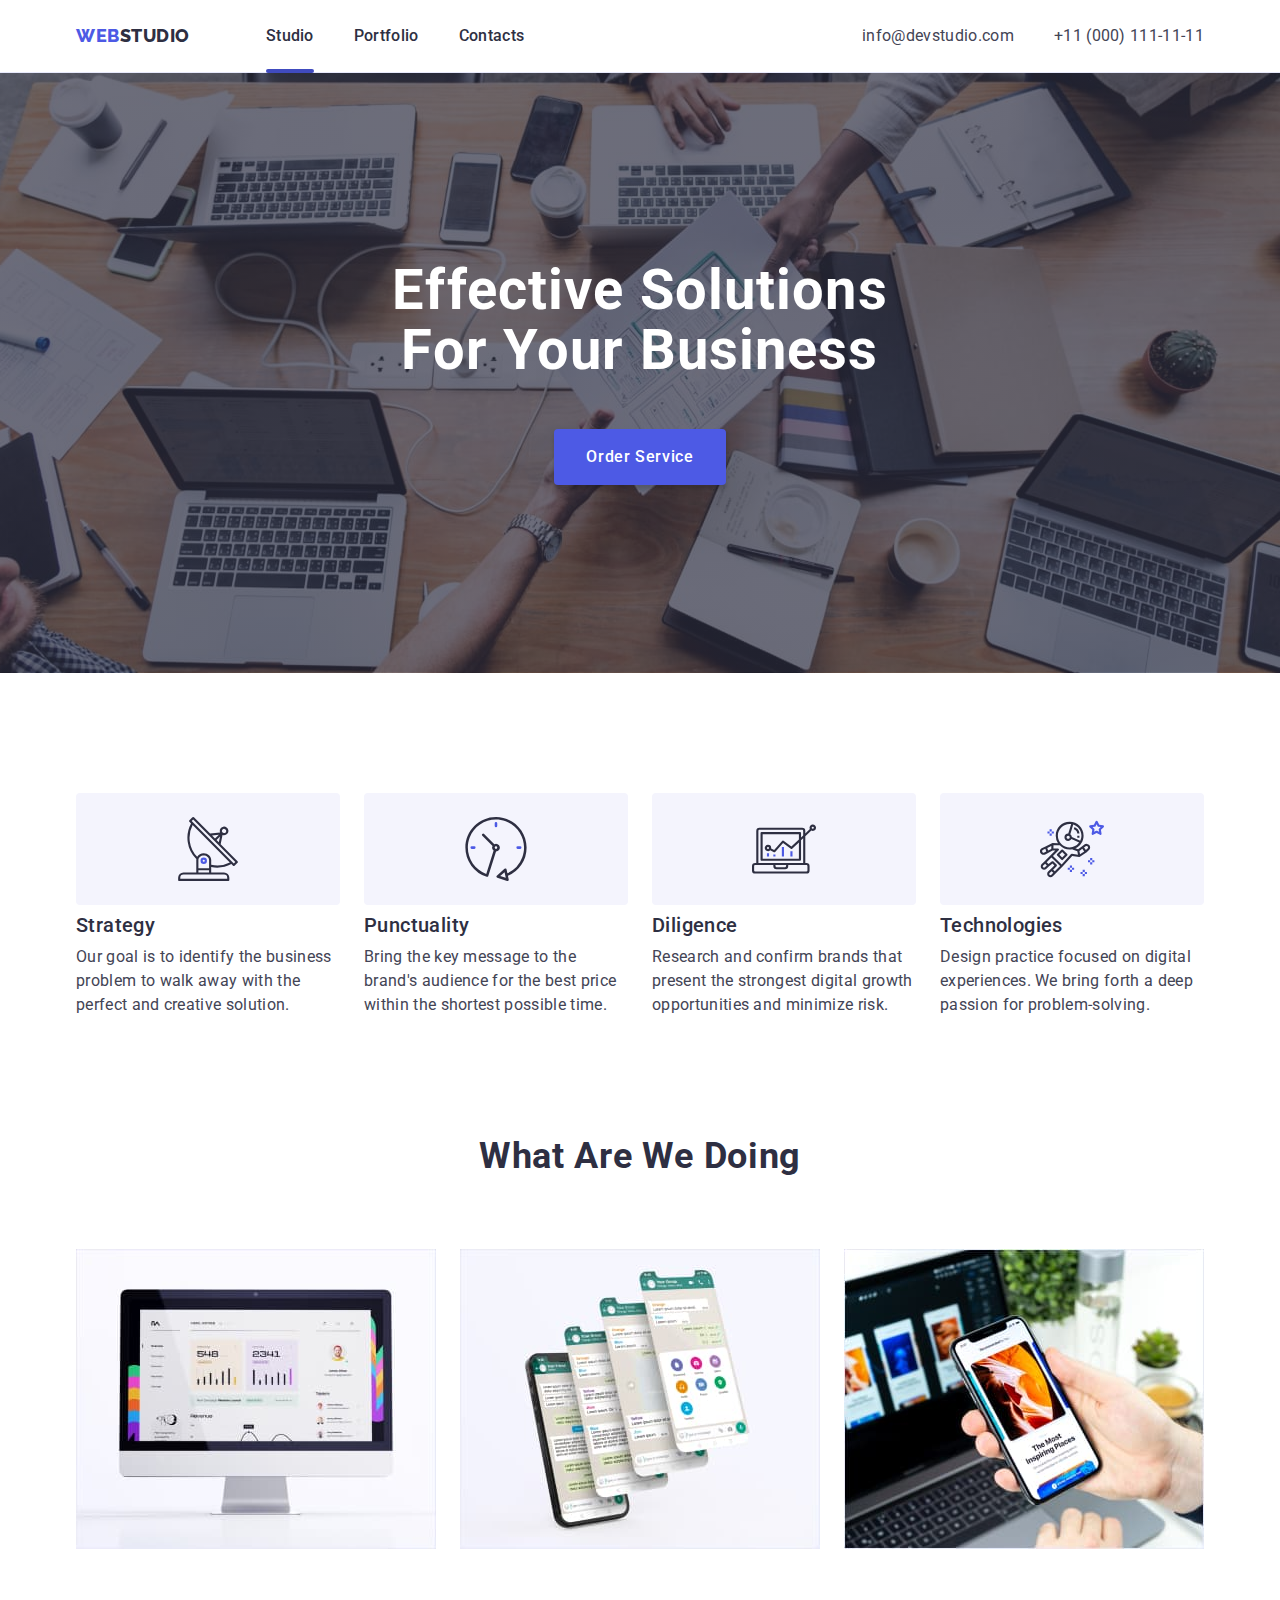
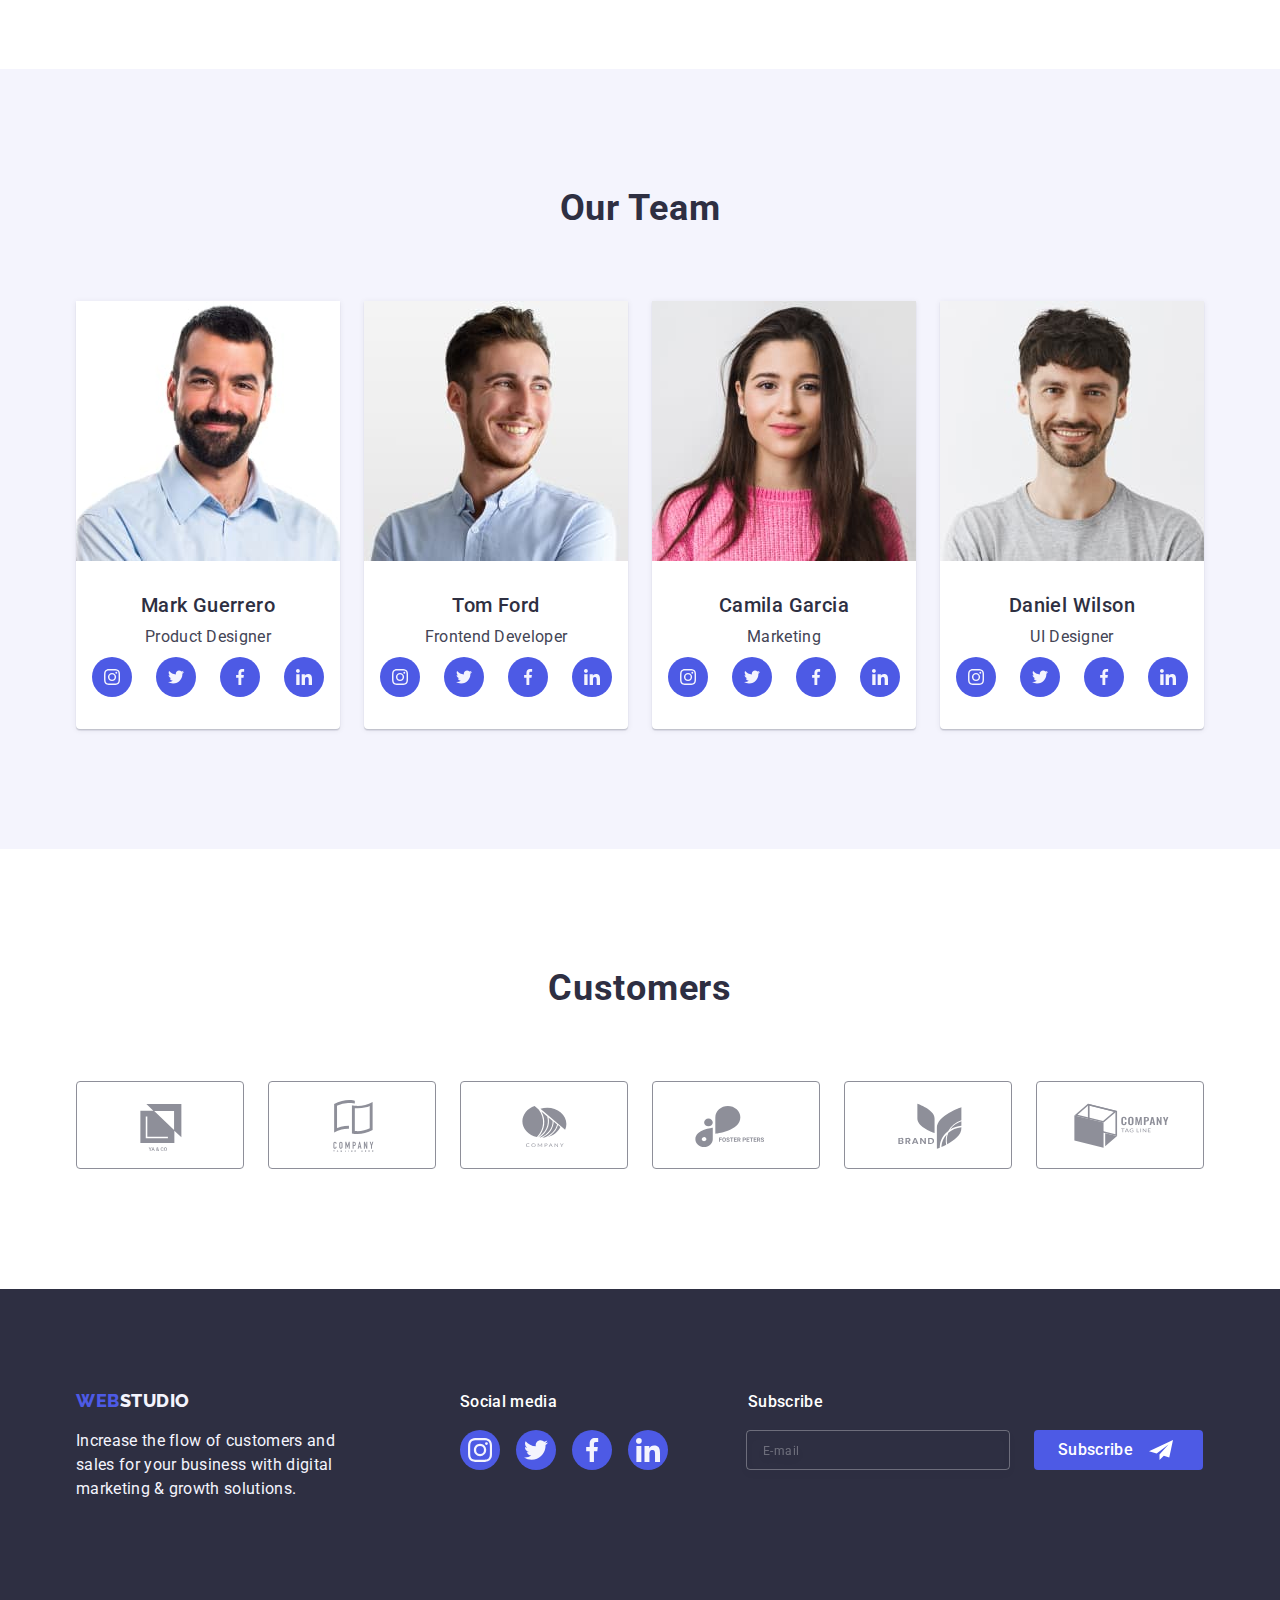
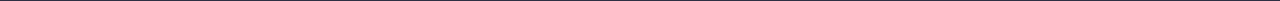
<file: index.html>
<!DOCTYPE html>
<html lang="en">
  <head>
    <meta charset="UTF-8" />
    <meta http-equiv="X-UA-Compatible" content="IE=edge" />
    <meta name="viewport" content="width=device-width, initial-scale=1.0" />
    <title>WebStudio</title>
    <link rel="preconnect" href="https://fonts.googleapis.com" />
    <link rel="preconnect" href="https://fonts.gstatic.com" crossorigin />
    <link
      href="https://fonts.googleapis.com/css2?family=Raleway:wght@800&family=Roboto:wght@400;500;700;900&display=swap"
      rel="stylesheet"
    />
    <link
      rel="stylesheet"
      href="https://cdnjs.cloudflare.com/ajax/libs/modern-normalize/1.1.0/modern-normalize.min.css"
    />
    <link rel="stylesheet" href="./css/var.css" />
    <link rel="stylesheet" href="./css/reset.css" />
    <link rel="stylesheet" href="./css/default.css" />
    <link rel="stylesheet" href="./css/mobile.css" />
    <link rel="stylesheet" href="./css/tablet.css" />
    <link rel="stylesheet" href="./css/desktop.css" />
    <!-- <link rel="stylesheet" href="./css/styles.css" /> -->
  </head>
  <body>
    <!-- Header -->
    <header class="page-header">
      <div class="container header-flex">
        <nav class="page-navigation">
          <a class="link header-logo" href="./index.html"
            >Web<span class="header-logo-span">Studio</span></a
          >
          <ul class="header-list list">
            <li class="nav-item">
              <a class="nav-link current link" href="./index.html">Studio</a>
            </li>
            <li class="nav-item">
              <a class="nav-link link" href="./portfolio.html">Portfolio</a>
            </li>
            <li class="nav-item">
              <a class="nav-link link" href="">Contacts</a>
            </li>
          </ul>
        </nav>
        <address class="contact">
          <ul class="contact-list list">
            <li class="contact-item">
              <a class="link contact-link" href="mailto:info@devstudio.com"
                >info@devstudio.com</a
              >
            </li>
            <li class="contact-item">
              <a class="link contact-link" href="tel:+110001111111"
                >+11 (000) 111-11-11</a
              >
            </li>
          </ul>
        </address>
        <button class="menu-togle js-open-menu" type="button">
          <svg class="menu-togle-svg" width="32" height="32">
            <use href="./images/icons.svg#icon-hamburger"></use>
          </svg>
        </button>
      </div>
    </header>
    <main>
      <!-- Hero-section -->
      <section class="hero">
        <div class="container">
          <h1 class="hero-title">Effective Solutions for Your Business</h1>
          <button class="hero-button" type="button" data-modal-open>
            Order Service
          </button>
        </div>
      </section>
      <!-- Our advantage -->
      <section class="advantage section">
        <div class="container">
          <h2 hidden class="advantage-title">Our advantage</h2>
          <ul class="advantage-list list">
            <li class="advantage-item">
              <div class="advantage-thumb">
                <svg class="advantage-icon" width="64" height="64">
                  <use href="./images/icons.svg#icon-antenna"></use>
                </svg>
              </div>
              <h3 class="title-three">Strategy</h3>
              <p class="main-text">
                Our goal is to identify the business problem to walk away with
                the perfect and creative solution.
              </p>
            </li>
            <li class="advantage-item">
              <div class="advantage-thumb">
                <svg class="advantage-icon" width="64" height="64">
                  <use href="./images/icons.svg#icon-clock"></use>
                </svg>
              </div>
              <h3 class="title-three">Punctuality</h3>
              <p class="main-text">
                Bring the key message to the brand's audience for the best price
                within the shortest possible time.
              </p>
            </li>
            <li class="advantage-item">
              <div class="advantage-thumb">
                <svg class="advantage-icon" width="64" height="64">
                  <use href="./images/icons.svg#icon-diagram"></use>
                </svg>
              </div>
              <h3 class="title-three">Diligence</h3>
              <p class="main-text">
                Research and confirm brands that present the strongest digital
                growth opportunities and minimize risk.
              </p>
            </li>
            <li class="advantage-item">
              <div class="advantage-thumb">
                <svg class="advantage-icon" width="64" height="64">
                  <use href="./images/icons.svg#icon-astronaut"></use>
                </svg>
              </div>
              <h3 class="title-three">Technologies</h3>
              <p class="main-text">
                Design practice focused on digital experiences. We bring forth a
                deep passion for problem-solving.
              </p>
            </li>
          </ul>
        </div>
      </section>
      <!-- What are we doing -->
      <section class="our-job section">
        <div class="container">
          <h2 class="title-two">What are we doing</h2>
          <ul class="our-job-list list">
            <li class="our-job-item">
              <img
                class="image"
                src="./images/monitor.jpg"
                srcset="./images/monitor.jpg 1x, ./images/monitor@2x.jpg 2x"
                alt="Monitor with open website"
                width="360"
                height="300"
              />
            </li>
            <li class="our-job-item">
              <img
                class="image"
                src="./images/smartphone.jpg"
                srcset="
                  ./images/smartphone.jpg    1x,
                  ./images/smartphone@2x.jpg 2x
                "
                alt="smartphone with open application"
                width="360"
                height="300"
              />
            </li>
            <li class="our-job-item">
              <img
                class="image"
                src="./images/notebook.jpg"
                srcset="./images/notebook.jpg 1x, ./images/notebook@2x.jpg 2x"
                alt="people take smartphone near the notebook"
                width="360"
                height="300"
              />
            </li>
          </ul>
        </div>
      </section>
      <!-- Our Team -->
      <section class="our-team section">
        <div class="container">
          <h2 class="title-two">Our Team</h2>
          <ul class="list our-team-list">
            <li class="our-team-item">
              <img
                class="image"
                src="./images/photo_one.jpg"
                alt="Man in a
              shirt"
                width="264"
                srcset="./images/photo_one.jpg 1x, ./images/photo_one@2x.jpg 2x"
              />
              <div class="our-team-description">
                <h3 class="title-three">Mark Guerrero</h3>
                <p class="main-text">Product Designer</p>
                <ul class="social-list list">
                  <li class="social-list-item">
                    <a
                      class="social-list-link"
                      href="https://instagram.com"
                      target="_blank"
                      rel="noopener noreferrer nofollow"
                    >
                      <svg class="social-list-icon" width="16" height="16">
                        <use href="./images/icons.svg#icon-instagram"></use>
                      </svg>
                    </a>
                  </li>
                  <li class="social-list-item">
                    <a
                      class="social-list-link"
                      href="https://www.twitter.com"
                      target="_blank"
                      rel="noopener noreferrer nofollow"
                    >
                      <svg class="social-list-icon" width="16" height="16">
                        <use href="./images/icons.svg#icon-twitter"></use>
                      </svg>
                    </a>
                  </li>
                  <li class="social-list-item">
                    <a
                      class="social-list-link"
                      href="https://www.facebook.com"
                      target="_blank"
                      rel="noopener noreferrer nofollow"
                    >
                      <svg class="social-list-icon" width="16" height="16">
                        <use href="./images/icons.svg#icon-facebook"></use>
                      </svg>
                    </a>
                  </li>
                  <li class="social-list-item">
                    <a
                      class="social-list-link"
                      href="https://www.linkedin.com"
                      target="_blank"
                      rel="noopener noreferrer nofollow"
                    >
                      <svg class="social-list-icon" width="16" height="16">
                        <use href="./images/icons.svg#icon-linkedin"></use>
                      </svg>
                    </a>
                  </li>
                </ul>
              </div>
            </li>
            <li class="our-team-item">
              <img
                class="image"
                src="./images/photo_two.jpg"
                alt="Smiling man"
                width="264"
                srcset="./images/photo_two.jpg 1x, ./images/photo_two@2x.jpg 2x"
              />
              <div class="our-team-description">
                <h3 class="title-three">Tom Ford</h3>
                <p class="main-text">Frontend Developer</p>
                <ul class="social-list list">
                  <li class="social-list-item">
                    <a
                      class="social-list-link"
                      href="https://instagram.com"
                      target="_blank"
                      rel="noopener noreferrer nofollow"
                    >
                      <svg class="social-list-icon" width="16" height="16">
                        <use href="./images/icons.svg#icon-instagram"></use>
                      </svg>
                    </a>
                  </li>
                  <li class="social-list-item">
                    <a
                      class="social-list-link"
                      href="https://www.twitter.com"
                      target="_blank"
                      rel="noopener noreferrer nofollow"
                    >
                      <svg class="social-list-icon" width="16" height="16">
                        <use href="./images/icons.svg#icon-twitter"></use>
                      </svg>
                    </a>
                  </li>
                  <li class="social-list-item">
                    <a
                      class="social-list-link"
                      href="https://www.facebook.com"
                      target="_blank"
                      rel="noopener noreferrer nofollow"
                    >
                      <svg class="social-list-icon" width="16" height="16">
                        <use href="./images/icons.svg#icon-facebook"></use>
                      </svg>
                    </a>
                  </li>

                  <li class="social-list-item">
                    <a
                      class="social-list-link"
                      href="https://www.linkedin.com"
                      target="_blank"
                      rel="noopener noreferrer nofollow"
                    >
                      <svg class="social-list-icon" width="16" height="16">
                        <use href="./images/icons.svg#icon-linkedin"></use>
                      </svg>
                    </a>
                  </li>
                </ul>
              </div>
            </li>
            <li class="our-team-item">
              <img
                class="image"
                src="./images/photo_three.jpg"
                alt="Woman in a pink blouse"
                width="264"
                srcset="
                  ./images/photo_three.jpg    1x,
                  ./images/photo_three@2x.jpg 2x
                "
              />
              <div class="our-team-description">
                <h3 class="title-three">Camila Garcia</h3>
                <p class="main-text">Marketing</p>
                <ul class="social-list list">
                  <li class="social-list-item">
                    <a
                      class="social-list-link"
                      href="https://instagram.com"
                      target="_blank"
                      rel="noopener noreferrer nofollow"
                    >
                      <svg class="social-list-icon" width="16" height="16">
                        <use href="./images/icons.svg#icon-instagram"></use>
                      </svg>
                    </a>
                  </li>

                  <li class="social-list-item">
                    <a
                      class="social-list-link"
                      href="https://www.twitter.com"
                      target="_blank"
                      rel="noopener noreferrer nofollow"
                    >
                      <svg class="social-list-icon" width="16" height="16">
                        <use href="./images/icons.svg#icon-twitter"></use>
                      </svg>
                    </a>
                  </li>

                  <li class="social-list-item">
                    <a
                      class="social-list-link"
                      href="https://www.facebook.com"
                      target="_blank"
                      rel="noopener noreferrer nofollow"
                    >
                      <svg class="social-list-icon" width="16" height="16">
                        <use href="./images/icons.svg#icon-facebook"></use>
                      </svg>
                    </a>
                  </li>

                  <li class="social-list-item">
                    <a
                      class="social-list-link"
                      href="https://www.linkedin.com.com"
                      target="_blank"
                      rel="noopener noreferrer nofollow"
                    >
                      <svg class="social-list-icon" width="16" height="16">
                        <use href="./images/icons.svg#icon-linkedin"></use>
                      </svg>
                    </a>
                  </li>
                </ul>
              </div>
            </li>
            <li class="our-team-item">
              <img
                class="image"
                src="./images/phono_four.jpg"
                alt="Man in a t-shirt"
                width="264"
                srcset="
                  ./images/photo_four.jpg    1x,
                  ./images/photo_four@2x.jpg 2x
                "
              />
              <div class="our-team-description">
                <h3 class="title-three">Daniel Wilson</h3>
                <p class="main-text">UI Designer</p>
                <ul class="social-list list">
                  <li class="social-list-item">
                    <a
                      class="social-list-link"
                      href="https://instagram.com"
                      target="_blank"
                      rel="noopener noreferrer nofollow"
                    >
                      <svg class="social-list-icon" width="16" height="16">
                        <use href="./images/icons.svg#icon-instagram"></use>
                      </svg>
                    </a>
                  </li>

                  <li class="social-list-item">
                    <a
                      class="social-list-link"
                      href="https://www.twitter.com"
                      target="_blank"
                      rel="noopener noreferrer nofollow"
                    >
                      <svg class="social-list-icon" width="16" height="16">
                        <use href="./images/icons.svg#icon-twitter"></use>
                      </svg>
                    </a>
                  </li>

                  <li class="social-list-item">
                    <a
                      class="social-list-link"
                      href="https://www.facebook.com"
                      target="_blank"
                      rel="noopener noreferrer nofollow"
                    >
                      <svg class="social-list-icon" width="16" height="16">
                        <use href="./images/icons.svg#icon-facebook"></use>
                      </svg>
                    </a>
                  </li>

                  <li class="social-list-item">
                    <a
                      class="social-list-link"
                      href="https://www.linkedin.com"
                      target="_blank"
                      rel="noopener noreferrer nofollow"
                    >
                      <svg class="social-list-icon" width="16" height="16">
                        <use href="./images/icons.svg#icon-linkedin"></use>
                      </svg>
                    </a>
                  </li>
                </ul>
              </div>
            </li>
          </ul>
        </div>
      </section>
      <!-- Customers -->
      <section class="customers section">
        <div class="container">
          <h2 class="title-two">Customers</h2>
          <ul class="list">
            <li class="item">
              <a class="customers-link" href="">
                <svg class="customers-icon" width="104" height="56">
                  <use href="./images/icons.svg#icon-yaco"></use>
                </svg>
              </a>
            </li>
            <li class="item">
              <a class="customers-link" href="">
                <svg class="customers-icon" width="104" height="56">
                  <use href="./images/icons.svg#icon-taglinehere"></use>
                </svg>
              </a>
            </li>
            <li class="item">
              <a class="customers-link" href="">
                <svg class="customers-icon" width="104" height="56">
                  <use href="./images/icons.svg#icon-company"></use>
                </svg>
              </a>
            </li>
            <li class="item">
              <a class="customers-link" href="">
                <svg class="customers-icon" width="104" height="56">
                  <use href="./images/icons.svg#icon-fosterpeters"></use>
                </svg>
              </a>
            </li>
            <li class="item">
              <a class="customers-link" href="">
                <svg class="customers-icon" width="104" height="56">
                  <use href="./images/icons.svg#icon-brand"></use>
                </svg>
              </a>
            </li>
            <li class="item">
              <a class="customers-link" href="">
                <svg class="customers-icon" width="104" height="56">
                  <use href="./images/icons.svg#icon-tagline"></use>
                </svg>
              </a>
            </li>
          </ul>
        </div>
      </section>
    </main>
    <!-- Footer -->
    <footer class="page-footer">
      <div class="footer-flex container">
        <div class="footer-flex-logo">
          <a class="link footer-logo" href="./index.html"
            >Web<span class="footer-logo-span">Studio</span></a
          >
          <p class="main-text footer-text">
            Increase the flow of customers and sales for your business with
            digital marketing & growth solutions.
          </p>
        </div>
        <div class="footer-flex-social">
          <p class="main-text footer-title-text">Social media</p>
          <ul class="footer-social-list list">
            <li class="footer-social-item">
              <a
                class="footer-social-link"
                href="https://instagram.com"
                target="_blank"
                rel="noopener noreferrer nofollow"
              >
                <svg class="footer-social-icon" width="24" height="24">
                  <use href="./images/icons.svg#icon-instagram"></use>
                </svg>
              </a>
            </li>

            <li class="footer-social-item">
              <a
                class="footer-social-link"
                href="https://www.twitter.com"
                target="_blank"
                rel="noopener noreferrer nofollow"
              >
                <svg class="footer-social-icon" width="24" height="24">
                  <use href="./images/icons.svg#icon-twitter"></use>
                </svg>
              </a>
            </li>

            <li class="footer-social-item">
              <a
                class="footer-social-link"
                href="https://www.facebook.com"
                target="_blank"
                rel="noopener noreferrer nofollow"
              >
                <svg class="footer-social-icon" width="24" height="24">
                  <use href="./images/icons.svg#icon-facebook"></use>
                </svg>
              </a>
            </li>

            <li class="footer-social-item">
              <a
                class="footer-social-link"
                href="https://www.linkedin.com"
                target="_blank"
                rel="noopener noreferrer nofollow"
              >
                <svg class="footer-social-icon" width="24" height="24">
                  <use href="./images/icons.svg#icon-linkedin"></use>
                </svg>
              </a>
            </li>
          </ul>
        </div>
        <div class="footer-flex-subscribe">
          <p class="main-text footer-title-text">Subscribe</p>
          <form class="subscribe-form">
            <input
              class="subscribe-input"
              type="email"
              name="subscribe-email"
              placeholder="E-mail"
            />
            <button class="main-text subscribe-btn" type="submit">
              Subscribe
              <svg class="subscribe-icon" width="24" height="24">
                <use href="./images/icons.svg#icon-subscribe"></use>
              </svg>
            </button>
          </form>
        </div>
      </div>
    </footer>
    <!-- Modal-window -->
    <div class="backdrop is-hidden" data-modal>
      <div class="modal">
        <button class="modal-close-btn" type="button" data-modal-close>
          <svg class="modal-close-btn-icon" width="8" height="8">
            <use href="./images/icons.svg#icon-close"></use>
          </svg>
        </button>
        <p class="main-text modal-title">
          Leave your contacts and we will call you back
        </p>
        <form class="modal-form">
          <label class="modal-form-label">
            <span class="modal-form-text">Name</span>
            <span class="input-box">
              <input
                class="modal-form-input"
                type="text"
                name="name"
                required
              />
              <svg class="modal-form-icon" width="18" height="24">
                <use href="./images/icons.svg#icon-person"></use>
              </svg>
            </span>
          </label>
          <label class="modal-form-label">
            <span class="modal-form-text">Phone</span>
            <span class="input-box">
              <input class="modal-form-input" type="tel" name="tel" required />
              <svg class="modal-form-icon" width="18" height="24">
                <use href="./images/icons.svg#icon-phone"></use>
              </svg>
            </span>
          </label>
          <label class="modal-form-label">
            <span class="modal-form-text">Email</span>
            <span class="input-box">
              <input
                class="modal-form-input"
                type="email"
                name="email"
                required
              />
              <svg class="modal-form-icon" width="18" height="24">
                <use href="./images/icons.svg#icon-email"></use>
              </svg>
            </span>
          </label>
          <label class="modal-form-label">
            <span class="modal-form-text">Comment</span>
            <textarea
              class="modal-form-comment"
              name="comment"
              placeholder="Text input"
            ></textarea>
          </label>
          <input
            class="checkbox visually-hidden"
            type="checkbox"
            id="check"
            required
          />
          <label class="modal-form-text accept-text checkbox-wrap" for="check">
            <span class="custom-checkbox">
              <svg class="custom-checkbox-icon" width="10" height="8">
                <use href="./images/icons.svg#icon-check"></use>
              </svg>
            </span>
            I accept the terms and conditions of the<a
              class="modal-form-text modal-link"
              href="#"
              >Privacy Policy</a
            >
          </label>
          <button class="main-text modal-send-btn" type="submit">Send</button>
        </form>
      </div>
    </div>
    <!-- mobile-header -->
    <div class="menu-container js-menu-container" id="mobile-menu">
      <button class="js-close-menu modal-close-btn" type="button">
        <svg class="modal-close-btn-icon" width="8" height="8">
          <use href="./images/icons.svg#icon-close"></use>
        </svg>
      </button>
      <div class="mobile-header-navigation">
        <ul class="mobile-header-list list">
          <li class="mobile-header-item">
            <a
              class="mobile-header-link mobile-current link"
              href="./index.html"
              >Studio</a
            >
          </li>
          <li class="mobile-header-item">
            <a class="mobile-header-link link" href="./portfolio.html"
              >Portfolio</a
            >
          </li>
          <li class="mobile-header-item">
            <a class="mobile-header-link link" href="">Contacts</a>
          </li>
        </ul>
      </div>
      <div>
        <div class="mobile-header-contact">
          <ul class="mobile-header-contact-list list">
            <li class="mobile-header-contact-item">
              <a
                class="link mobile-header-mail"
                href="mailto:info@devstudio.com"
                >info@devstudio.com</a
              >
            </li>
            <li class="mobile-header-contact-item">
              <a class="link mobile-header-tel" href="tel:+110001111111"
                >+11 (000) 111-11-11</a
              >
            </li>
          </ul>
        </div>
        <div class="mobile-header-flex-social">
          <ul class="mobile-header-social-list list">
            <li class="mobile-header-social-item">
              <a class="mobile-header-social-link" href="">
                <svg class="mobile-header-social-icon" width="24" height="24">
                  <use href="./images/icons.svg#icon-instagram"></use>
                </svg>
              </a>
            </li>

            <li class="mobile-header-social-item">
              <a class="mobile-header-social-link" href="">
                <svg class="mobile-header-social-icon" width="24" height="24">
                  <use href="./images/icons.svg#icon-twitter"></use>
                </svg>
              </a>
            </li>

            <li class="mobile-header-social-item">
              <a class="mobile-header-social-link" href="">
                <svg class="mobile-header-social-icon" width="24" height="24">
                  <use href="./images/icons.svg#icon-facebook"></use>
                </svg>
              </a>
            </li>

            <li class="mobile-header-social-item">
              <a class="mobile-header-social-link" href="">
                <svg class="mobile-header-social-icon" width="24" height="24">
                  <use href="./images/icons.svg#icon-linkedin"></use>
                </svg>
              </a>
            </li>
          </ul>
        </div>
      </div>
    </div>
    <script src="./js/modal.js"></script>
    <script src="./js/mobile-menu.js"></script>
  </body>
</html>
</file>
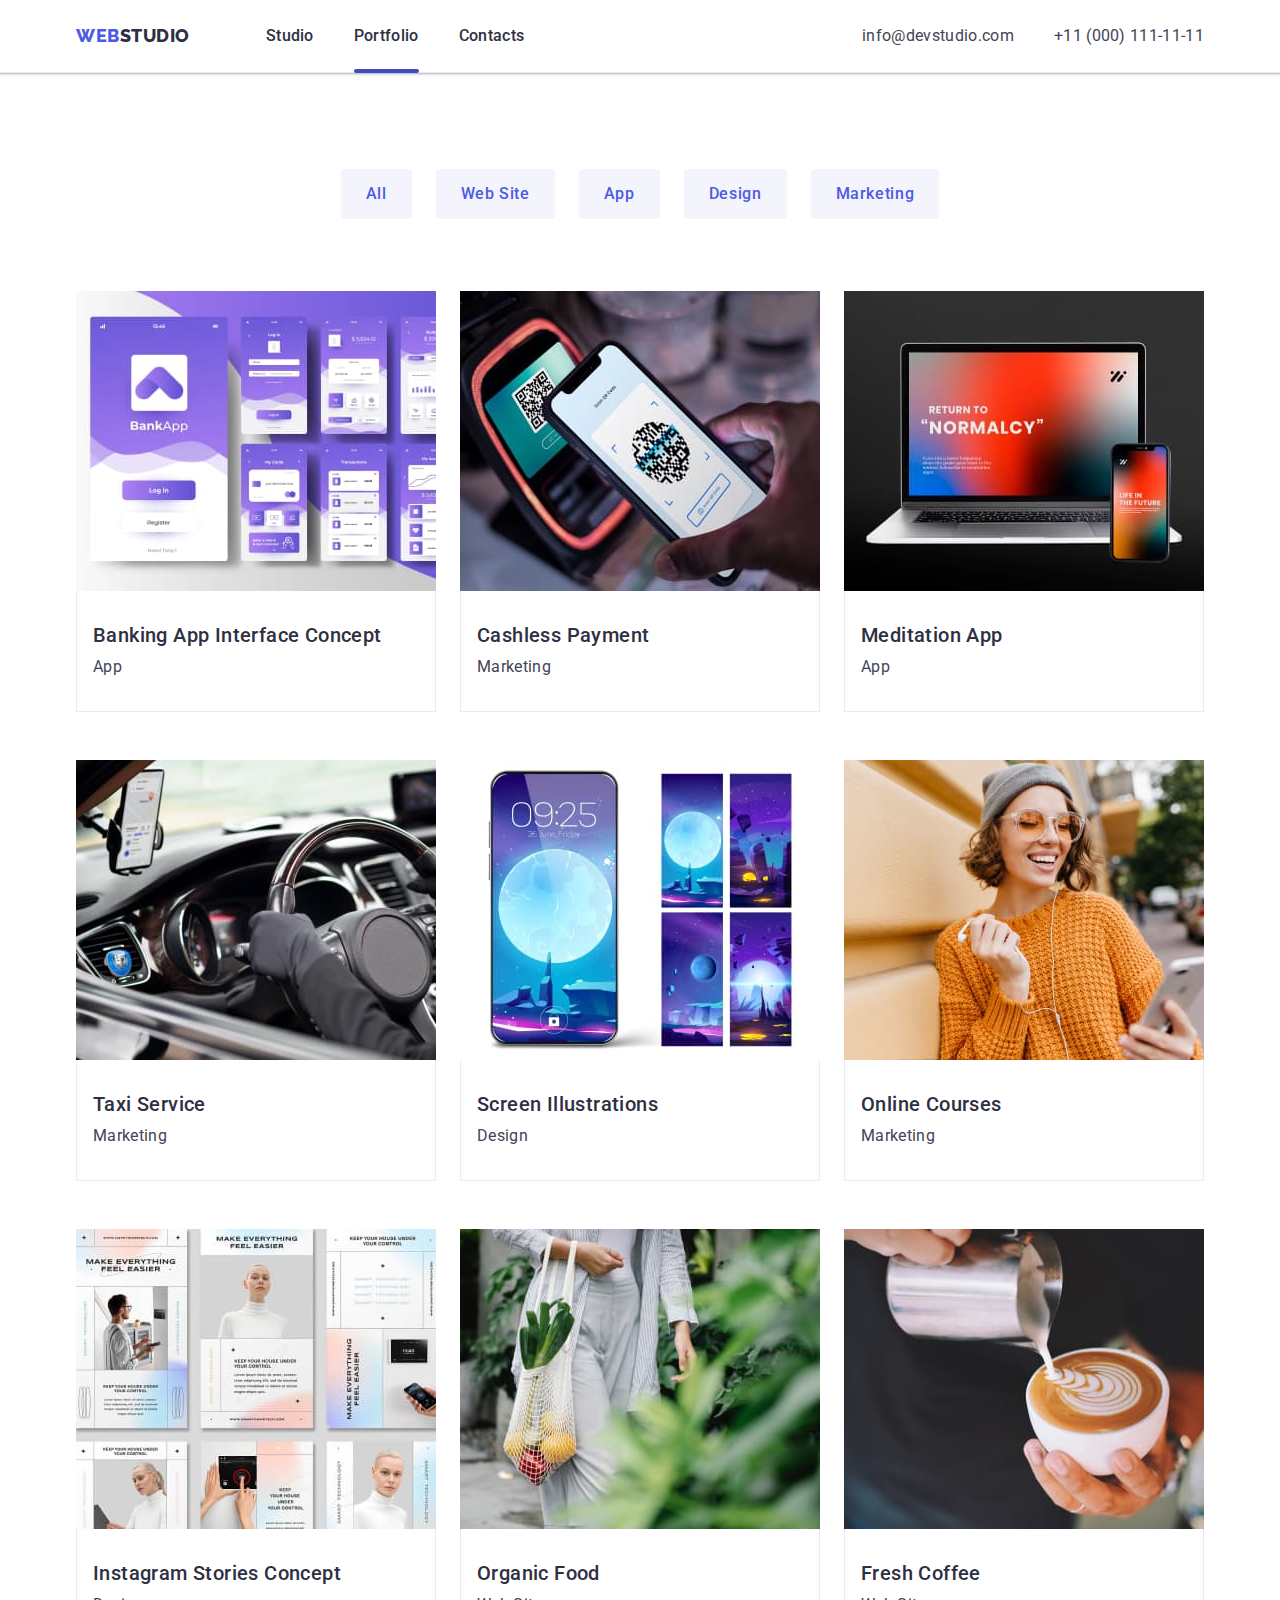
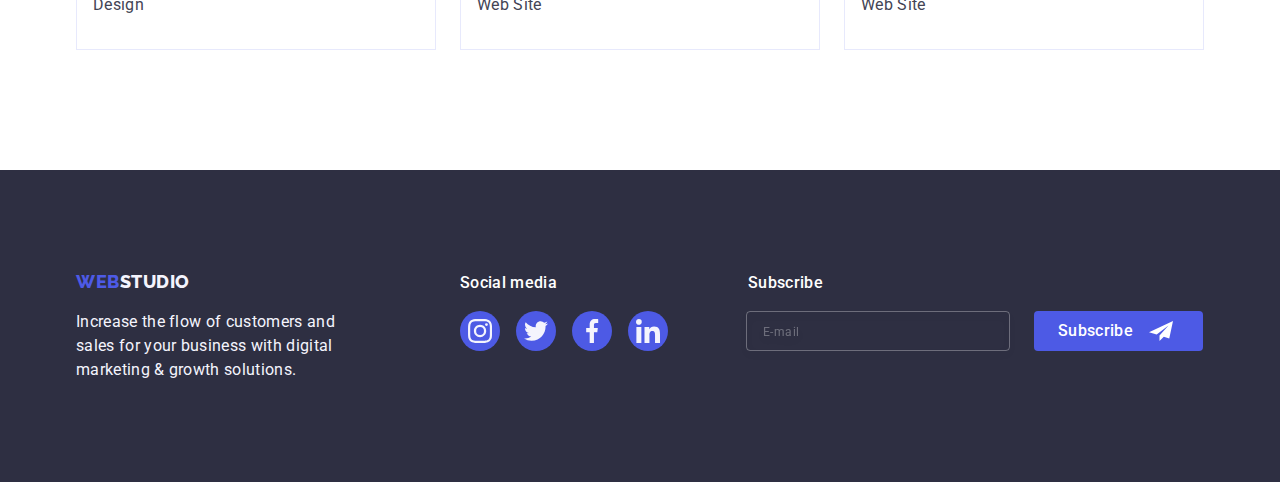
<file: portfolio.html>
<!DOCTYPE html>
<html lang="en">
  <head>
    <meta charset="UTF-8" />
    <meta http-equiv="X-UA-Compatible" content="IE=edge" />
    <meta name="viewport" content="width=device-width, initial-scale=1.0" />
    <title>WebStudio - Portfolio</title>
    <link rel="preconnect" href="https://fonts.googleapis.com" />
    <link rel="preconnect" href="https://fonts.gstatic.com" crossorigin />
    <link
      href="https://fonts.googleapis.com/css2?family=Raleway:wght@800&family=Roboto:wght@400;500;700;900&display=swap"
      rel="stylesheet"
    />
    <link
      rel="stylesheet"
      href="https://cdnjs.cloudflare.com/ajax/libs/modern-normalize/1.1.0/modern-normalize.min.css"
    />
    <link rel="stylesheet" href="./css/var.css" />
    <link rel="stylesheet" href="./css/reset.css" />
    <link rel="stylesheet" href="./css/default.css" />
    <link rel="stylesheet" href="./css/mobile.css" />
    <link rel="stylesheet" href="./css/tablet.css" />
    <link rel="stylesheet" href="./css/desktop.css" />
    <!-- <link rel="stylesheet" href="./css/styles.css" /> -->
  </head>
  <body>
    <!-- Header -->
    <header class="page-header">
      <div class="container header-flex">
        <nav class="page-navigation">
          <a class="link header-logo" href="./index.html"
            >Web<span class="header-logo-span">Studio</span></a
          >
          <ul class="header-list list">
            <li class="nav-item">
              <a class="nav-link link" href="./index.html">Studio</a>
            </li>
            <li class="nav-item">
              <a class="nav-link current link" href="./portfolio.html"
                >Portfolio</a
              >
            </li>
            <li class="nav-item">
              <a class="nav-link link" href="">Contacts</a>
            </li>
          </ul>
        </nav>
        <address class="contact">
          <ul class="contact-list list">
            <li class="contact-item">
              <a class="link contact-link" href="mailto:info@devstudio.com"
                >info@devstudio.com</a
              >
            </li>
            <li class="contact-item">
              <a class="link contact-link" href="tel:+110001111111"
                >+11 (000) 111-11-11</a
              >
            </li>
          </ul>
        </address>
        <button class="menu-togle js-open-menu" type="button">
          <svg class="menu-togle-svg" width="32" height="32">
            <use href="./images/icons.svg#icon-hamburger"></use>
          </svg>
        </button>
      </div>
    </header>
    <main>
      <!-- Portfolio-->
      <section class="portfolio">
        <div class="container">
          <h1 hidden>Portfilio</h1>
          <ul class="portfolio-buttons list">
            <li class="list">
              <button type="button" class="portfolio-btn">All</button>
            </li>
            <li class="list">
              <button type="button" class="portfolio-btn">Web Site</button>
            </li>
            <li class="list">
              <button type="button" class="portfolio-btn">App</button>
            </li>
            <li class="list">
              <button type="button" class="portfolio-btn">Design</button>
            </li>
            <li class="list">
              <button type="button" class="portfolio-btn">Marketing</button>
            </li>
          </ul>
          <ul class="portfolio-list list">
            <li class="portfolio-item">
              <a class="portfolio-link link" href="">
                <div class="portfolio-thumb">
                  <picture class="image">
                    <source
                      srcset="
                        ./images/banking-app-interface.jpg    1x,
                        ./images/banking-app-interface@2x.jpg 2x
                      "
                      media="(min-width: 1158px)"
                    />
                    <source
                      srcset="
                        ./images/tablet/banking-app-interface-tablet.jpg    1x,
                        ./images/tablet/banking-app-interface-tablet@2x.jpg 2x
                      "
                      media="(min-width: 768px)"
                    />
                    <source
                      srcset="
                        ./images/mobile/banking-app-interface-mobile.jpg    1x,
                        ./images/mobile/banking-app-interface-mobile@2x.jpg 2x
                      "
                      media="(max-width: 767px)"
                    />
                    <img
                      class="image"
                      src="./images/mobile/banking-app-interface-mobile.jpg"
                      alt="Banking App Interface Concept"
                      loading="lazy"
                    />
                  </picture>
                  <!-- <img
                    class="image"
                    src="./images/banking-app-interface.jpg"
                    alt="Banking application interface"
                    width="360"
                    height="300"
                  /> -->
                  <div class="overlay">
                    <p>
                      14 Stylish and User-Friendly App Design Concepts · Task
                      Manager App · Calorie Tracker App · Exotic Fruit Ecommerce
                      App · Cloud Storage App
                    </p>
                  </div>
                </div>
                <div class="portfolio-frame">
                  <h2 class="portfolio-second-title">
                    Banking App Interface Concept
                  </h2>
                  <p class="portfolio-text">App</p>
                </div></a
              >
            </li>
            <li class="portfolio-item">
              <a class="portfolio-link link" href="">
                <div class="portfolio-thumb">
                  <picture class="image">
                    <source
                      srcset="
                        ./images/cashless-payment.jpg    1x,
                        ./images/cashless-payment@2x.jpg 2x
                      "
                      media="(min-width: 1158px)"
                    />
                    <source
                      srcset="
                        ./images/tablet/cashless-payment-tablet.jpg    1x,
                        ./images/tablet/cashless-payment-tablet@2x.jpg 2x
                      "
                      media="(min-width: 768px)"
                    />
                    <source
                      srcset="
                        ./images/mobile/cashless-payment-mobile.jpg    1x,
                        ./images/mobile/cashless-payment-mobile@2x.jpg 2x
                      "
                      media="(max-width: 767px)"
                    />
                    <img
                      class="image"
                      src="./images/mobile/cashless-payment-mobile.jpg"
                      alt="Banking App Interface Concept"
                      loading="lazy"
                    />
                  </picture>
                  <!-- <img
                    class="image"
                    src="./images/cashless-payment.jpg"
                    alt="Smartphone payment"
                    width="360"
                    height="300"
                  /> -->
                  <div class="overlay">
                    <p>
                      14 Stylish and User-Friendly App Design Concepts · Task
                      Manager App · Calorie Tracker App · Exotic Fruit Ecommerce
                      App · Cloud Storage App
                    </p>
                  </div>
                </div>
                <div class="portfolio-frame">
                  <h2 class="portfolio-second-title">Cashless Payment</h2>
                  <p class="portfolio-text">Marketing</p>
                </div></a
              >
            </li>
            <li class="portfolio-item">
              <a class="portfolio-link link" href="">
                <div class="portfolio-thumb">
                  <picture class="image">
                    <source
                      srcset="
                        ./images/meditation-app.jpg    1x,
                        ./images/meditation-app@2x.jpg 2x
                      "
                      media="(min-width: 1158px)"
                    />
                    <source
                      srcset="
                        ./images/tablet/meditation-app-tablet.jpg    1x,
                        ./images/tablet/meditation-app-tablet@2x.jpg 2x
                      "
                      media="(min-width: 768px)"
                    />
                    <source
                      srcset="
                        ./images/mobile/meditation-app-mobile.jpg    1x,
                        ./images/mobile/meditation-app-mobile@2x.jpg 2x
                      "
                      media="(max-width: 767px)"
                    />
                    <img
                      class="image"
                      src="./images/mobile/meditation-app-mobile.jpg"
                      alt="Banking App Interface Concept"
                      loading="lazy"
                    />
                  </picture>
                  <!-- <img
                    class="image"
                    src="./images/meditation-app.jpg"
                    alt="Notebook with open application on screen"
                    width="360"
                    height="300"
                  /> -->
                  <div class="overlay">
                    <p>
                      14 Stylish and User-Friendly App Design Concepts · Task
                      Manager App · Calorie Tracker App · Exotic Fruit Ecommerce
                      App · Cloud Storage App
                    </p>
                  </div>
                </div>
                <div class="portfolio-frame">
                  <h2 class="portfolio-second-title">Meditation App</h2>
                  <p class="portfolio-text">App</p>
                </div></a
              >
            </li>
            <li class="portfolio-item">
              <a class="portfolio-link link" href="">
                <div class="portfolio-thumb">
                  <picture class="image">
                    <source
                      srcset="
                        ./images/taxi-service.jpg    1x,
                        ./images/taxi-service@2x.jpg 2x
                      "
                      media="(min-width: 1158px)"
                    />
                    <source
                      srcset="
                        ./images/tablet/taxi-service-tablet.jpg    1x,
                        ./images/tablet/taxi-service-tablet@2x.jpg 2x
                      "
                      media="(min-width: 768px)"
                    />
                    <source
                      srcset="
                        ./images/mobile/taxi-service-mobile.jpg    1x,
                        ./images/mobile/taxi-service-mobile@2x.jpg 2x
                      "
                      media="(max-width: 767px)"
                    />
                    <img
                      class="image"
                      src="./images/mobile/taxi-service-mobile.jpg"
                      alt="Banking App Interface Concept"
                      loading="lazy"
                    />
                  </picture>
                  <!-- <img
                    class="image"
                    src="./images/taxi-service.jpg"
                    alt="taxi driver in the car"
                    width="360"
                    height="300"
                  /> -->
                  <div class="overlay">
                    <p>
                      14 Stylish and User-Friendly App Design Concepts · Task
                      Manager App · Calorie Tracker App · Exotic Fruit Ecommerce
                      App · Cloud Storage App
                    </p>
                  </div>
                </div>
                <div class="portfolio-frame">
                  <h2 class="portfolio-second-title">Taxi Service</h2>
                  <p class="portfolio-text">Marketing</p>
                </div></a
              >
            </li>
            <li class="portfolio-item">
              <a class="portfolio-link link" href="">
                <div class="portfolio-thumb">
                  <picture class="image">
                    <source
                      srcset="
                        ./images/screen-illustrations.jpg    1x,
                        ./images/screen-illustrations@2x.jpg 2x
                      "
                      media="(min-width: 1158px)"
                    />
                    <source
                      srcset="
                        ./images/tablet/screen-illustrations-tablet.jpg    1x,
                        ./images/tablet/screen-illustrations-tablet@2x.jpg 2x
                      "
                      media="(min-width: 768px)"
                    />
                    <source
                      srcset="
                        ./images/mobile/screen-illustrations-mobile.jpg    1x,
                        ./images/mobile/screen-illustrations-mobile@2x.jpg 2x
                      "
                      media="(max-width: 767px)"
                    />
                    <img
                      class="image"
                      src="./images/mobile/screen-illustrations-mobile.jpg"
                      alt="Banking App Interface Concept"
                      loading="lazy"
                    />
                  </picture>
                  <!-- <img
                    class="image"
                    src="./images/screen-illustrations.jpg"
                    alt="several images for smartphone"
                    width="360"
                    height="300"
                  /> -->
                  <div class="overlay">
                    <p>
                      14 Stylish and User-Friendly App Design Concepts · Task
                      Manager App · Calorie Tracker App · Exotic Fruit Ecommerce
                      App · Cloud Storage App
                    </p>
                  </div>
                </div>
                <div class="portfolio-frame">
                  <h2 class="portfolio-second-title">Screen Illustrations</h2>
                  <p class="portfolio-text">Design</p>
                </div></a
              >
            </li>
            <li class="portfolio-item">
              <a class="portfolio-link link" href="">
                <div class="portfolio-thumb">
                  <picture class="image">
                    <source
                      srcset="
                        ./images/online-courses.jpg    1x,
                        ./images/online-courses@2x.jpg 2x
                      "
                      media="(min-width: 1158px)"
                    />
                    <source
                      srcset="
                        ./images/tablet/online-courses-tablet.jpg    1x,
                        ./images/tablet/online-courses-tablet@2x.jpg 2x
                      "
                      media="(min-width: 768px)"
                    />
                    <source
                      srcset="
                        ./images/mobile/online-courses-mobile.jpg    1x,
                        ./images/mobile/online-courses-mobile@2x.jpg 2x
                      "
                      media="(max-width: 767px)"
                    />
                    <img
                      class="image"
                      src="./images/mobile/online-courses-mobile.jpg"
                      alt="Banking App Interface Concept"
                      loading="lazy"
                    />
                  </picture>
                  <!-- <img
                    class="image"
                    src="./images/online-courses.jpg"
                    alt="smiling girl studying"
                    width="360"
                    height="300"
                  /> -->
                  <div class="overlay">
                    <p>
                      14 Stylish and User-Friendly App Design Concepts · Task
                      Manager App · Calorie Tracker App · Exotic Fruit Ecommerce
                      App · Cloud Storage App
                    </p>
                  </div>
                </div>
                <div class="portfolio-frame">
                  <h2 class="portfolio-second-title">Online Courses</h2>
                  <p class="portfolio-text">Marketing</p>
                </div></a
              >
            </li>
            <li class="portfolio-item">
              <a class="portfolio-link link" href="">
                <div class="portfolio-thumb">
                  <picture class="image">
                    <source
                      srcset="
                        ./images/instagram-stories-concept.jpg    1x,
                        ./images/instagram-stories-concept@2x.jpg 2x
                      "
                      media="(min-width: 1158px)"
                    />
                    <source
                      srcset="
                        ./images/tablet/instagram-stories-concept-tablet.jpg    1x,
                        ./images/tablet/instagram-stories-concept-tablet@2x.jpg 2x
                      "
                      media="(min-width: 768px)"
                    />
                    <source
                      srcset="
                        ./images/mobile/instagram-stories-concept-mobile.jpg    1x,
                        ./images/mobile/instagram-stories-concept-mobile@2x.jpg 2x
                      "
                      media="(max-width: 767px)"
                    />
                    <img
                      class="image"
                      src="./images/mobile/instagram-stories-concept-mobile.jpg"
                      alt="Banking App Interface Concept"
                      loading="lazy"
                    />
                  </picture>
                  <!-- <img
                    class="image"
                    src="./images/instagram-stories-concept.jpg"
                    alt="A few scrinchot for Instagram"
                    width="360"
                    height="300"
                  /> -->
                  <div class="overlay">
                    <p>
                      14 Stylish and User-Friendly App Design Concepts · Task
                      Manager App · Calorie Tracker App · Exotic Fruit Ecommerce
                      App · Cloud Storage App
                    </p>
                  </div>
                </div>
                <div class="portfolio-frame">
                  <h2 class="portfolio-second-title">
                    Instagram Stories Concept
                  </h2>
                  <p class="portfolio-text">Design</p>
                </div></a
              >
            </li>
            <li class="portfolio-item">
              <a class="portfolio-link link" href="">
                <div class="portfolio-thumb">
                  <picture class="image">
                    <source
                      srcset="
                        ./images/organic-food.jpg    1x,
                        ./images/organic-food@2x.jpg 2x
                      "
                      media="(min-width: 1158px)"
                    />
                    <source
                      srcset="
                        ./images/tablet/organic-food-tablet.jpg    1x,
                        ./images/tablet/organic-food-tablet@2x.jpg 2x
                      "
                      media="(min-width: 768px)"
                    />
                    <source
                      srcset="
                        ./images/mobile/organic-food-mobile.jpg    1x,
                        ./images/mobile/organic-food-mobile@2x.jpg 2x
                      "
                      media="(max-width: 767px)"
                    />
                    <img
                      class="image"
                      src="./images/mobile/organic-food-mobile.jpg"
                      alt="Banking App Interface Concept"
                      loading="lazy"
                    />
                  </picture>
                  <!-- <img
                    class="image"
                    src="./images/organic-food.jpg"
                    alt="Woman with a bag of vegetables"
                    width="360"
                    height="300"
                  /> -->
                  <div class="overlay">
                    <p>
                      14 Stylish and User-Friendly App Design Concepts · Task
                      Manager App · Calorie Tracker App · Exotic Fruit Ecommerce
                      App · Cloud Storage App
                    </p>
                  </div>
                </div>
                <div class="portfolio-frame">
                  <h2 class="portfolio-second-title">Organic Food</h2>
                  <p class="portfolio-text">Web Site</p>
                </div></a
              >
            </li>
            <li class="portfolio-item">
              <a class="portfolio-link link" href="">
                <div class="portfolio-thumb">
                  <picture class="image">
                    <source
                      srcset="
                        ./images/fresh-coffee.jpg    1x,
                        ./images/fresh-coffee@2x.jpg 2x
                      "
                      media="(min-width: 1158px)"
                    />
                    <source
                      srcset="
                        ./images/tablet/fresh-coffee-tablet.jpg    1x,
                        ./images/tablet/fresh-coffee-tablet@2x.jpg 2x
                      "
                      media="(min-width: 768px)"
                    />
                    <source
                      srcset="
                        ./images/mobile/fresh-coffee-mobile.jpg    1x,
                        ./images/mobile/fresh-coffee-mobile@2x.jpg 2x
                      "
                      media="(max-width: 767px)"
                    />
                    <img
                      class="image"
                      src="./images/mobile/fresh-coffee-mobile.jpg"
                      alt="Banking App Interface Concept"
                      loading="lazy"
                    />
                  </picture>
                  <!-- <img
                    class="image"
                    src="./images/fresh-coffee.jpg"
                    alt="Barista makes Coffee"
                    width="360"
                    height="300"
                  /> -->
                  <div class="overlay">
                    <p>
                      14 Stylish and User-Friendly App Design Concepts · Task
                      Manager App · Calorie Tracker App · Exotic Fruit Ecommerce
                      App · Cloud Storage App
                    </p>
                  </div>
                </div>
                <div class="portfolio-frame">
                  <h2 class="portfolio-second-title">Fresh Coffee</h2>
                  <p class="portfolio-text">Web Site</p>
                </div></a
              >
            </li>
          </ul>
        </div>
      </section>
    </main>
    <!-- Footer -->
    <footer class="page-footer">
      <div class="footer-flex container">
        <div class="footer-flex-logo">
          <a class="link footer-logo" href="./index.html"
            >Web<span class="footer-logo-span">Studio</span></a
          >
          <p class="main-text footer-text">
            Increase the flow of customers and sales for your business with
            digital marketing & growth solutions.
          </p>
        </div>
        <div class="footer-flex-social">
          <p class="main-text footer-title-text">Social media</p>
          <ul class="footer-social-list list">
            <li class="footer-social-item">
              <a
                class="footer-social-link"
                href="https://instagram.com"
                target="_blank"
                rel="noopener noreferrer nofollow"
              >
                <svg class="footer-social-icon" width="24" height="24">
                  <use href="./images/icons.svg#icon-instagram"></use>
                </svg>
              </a>
            </li>

            <li class="footer-social-item">
              <a
                class="footer-social-link"
                href="https://www.twitter.com"
                target="_blank"
                rel="noopener noreferrer nofollow"
              >
                <svg class="footer-social-icon" width="24" height="24">
                  <use href="./images/icons.svg#icon-twitter"></use>
                </svg>
              </a>
            </li>

            <li class="footer-social-item">
              <a
                class="footer-social-link"
                href="https://www.facebook.com"
                target="_blank"
                rel="noopener noreferrer nofollow"
              >
                <svg class="footer-social-icon" width="24" height="24">
                  <use href="./images/icons.svg#icon-facebook"></use>
                </svg>
              </a>
            </li>

            <li class="footer-social-item">
              <a
                class="footer-social-link"
                href="https://www.linkedin.com"
                target="_blank"
                rel="noopener noreferrer nofollow"
              >
                <svg class="footer-social-icon" width="24" height="24">
                  <use href="./images/icons.svg#icon-linkedin"></use>
                </svg>
              </a>
            </li>
          </ul>
        </div>
        <div class="footer-flex-subscribe">
          <p class="main-text footer-title-text">Subscribe</p>
          <form class="subscribe-form">
            <input
              class="subscribe-input"
              type="email"
              name="subscribe-email"
              placeholder="E-mail"
            />
            <button class="main-text subscribe-btn" type="submit">
              Subscribe
              <svg class="subscribe-icon" width="24" height="24">
                <use href="./images/icons.svg#icon-subscribe"></use>
              </svg>
            </button>
          </form>
        </div>
      </div>
    </footer>
    <!-- Modal-window
    <div class="backdrop is-hidden" data-modal>
      <div class="modal">
        <button class="modal-close-btn" type="button" data-modal-close>
          <svg class="modal-close-btn-icon" width="8" height="8">
            <use href="./images/icons.svg#icon-close"></use>
          </svg>
        </button>
        <p class="main-text modal-title">
          Leave your contacts and we will call you back
        </p>
        <form class="modal-form">
          <label class="modal-form-label">
            <span class="modal-form-text">Name</span>
            <span class="input-box">
              <input
                class="modal-form-input"
                type="text"
                name="name"
                required
              />
              <svg class="modal-form-icon" width="18" height="24">
                <use href="./images/icons.svg#icon-person"></use>
              </svg>
            </span>
          </label>
          <label class="modal-form-label">
            <span class="modal-form-text">Phone</span>
            <span class="input-box">
              <input class="modal-form-input" type="tel" name="tel" required />
              <svg class="modal-form-icon" width="18" height="24">
                <use href="./images/icons.svg#icon-phone"></use>
              </svg>
            </span>
          </label>
          <label class="modal-form-label">
            <span class="modal-form-text">Email</span>
            <span class="input-box">
              <input
                class="modal-form-input"
                type="email"
                name="email"
                required
              />
              <svg class="modal-form-icon" width="18" height="24">
                <use href="./images/icons.svg#icon-email"></use>
              </svg>
            </span>
          </label>
          <label class="modal-form-label">
            <span class="modal-form-text">Comment</span>
            <textarea
              class="modal-form-comment"
              name="comment"
              placeholder="Text input"
            ></textarea>
          </label>
          <input
            class="checkbox visually-hidden"
            type="checkbox"
            id="check"
            required
          />
          <label class="modal-form-text accept-text checkbox-wrap" for="check">
            <span class="custom-checkbox">
              <svg class="custom-checkbox-icon" width="10" height="8">
                <use href="./images/icons.svg#icon-check"></use>
              </svg>
            </span>
            I accept the terms and conditions of the<a
              class="modal-form-text modal-link"
              href="#"
              >Privacy Policy</a
            >
          </label>
          <button class="main-text modal-send-btn" type="submit">Send</button>
        </form>
      </div>
    </div>
    <div class="menu-container js-menu-container" id="mobile-menu">
      <button class="js-close-menu modal-close-btn" type="button">
        <svg class="modal-close-btn-icon" width="8" height="8">
          <use href="./images/icons.svg#icon-close"></use>
        </svg>
      </button>
        </button>
        <p class="main-text modal-title">
          Leave your contacts and we will call you back
        </p>
        <form class="modal-form">
          <label class="modal-form-label">
            <span class="modal-form-text">Name</span>
            <span class="input-box">
              <input
                class="modal-form-input"
                type="text"
                name="name"
                required
              />
              <svg class="modal-form-icon" width="18" height="24">
                <use href="./images/icons.svg#icon-person"></use>
              </svg>
            </span>
          </label>
          <label class="modal-form-label">
            <span class="modal-form-text">Phone</span>
            <span class="input-box">
              <input class="modal-form-input" type="tel" name="tel" required />
              <svg class="modal-form-icon" width="18" height="24">
                <use href="./images/icons.svg#icon-phone"></use>
              </svg>
            </span>
          </label>
          <label class="modal-form-label">
            <span class="modal-form-text">Email</span>
            <span class="input-box">
              <input
                class="modal-form-input"
                type="email"
                name="email"
                required
              />
              <svg class="modal-form-icon" width="18" height="24">
                <use href="./images/icons.svg#icon-email"></use>
              </svg>
            </span>
          </label>
          <label class="modal-form-label">
            <span class="modal-form-text">Comment</span>
            <textarea
              class="modal-form-comment"
              name="comment"
              placeholder="Text input"
            ></textarea>
          </label>
          <input
            class="checkbox visually-hidden"
            type="checkbox"
            id="check"
            required
          />
          <label class="modal-form-text accept-text checkbox-wrap" for="check">
            <span class="custom-checkbox">
              <svg class="custom-checkbox-icon" width="10" height="8">
                <use href="./images/icons.svg#icon-check"></use>
              </svg>
            </span>
            I accept the terms and conditions of the<a
              class="modal-form-text modal-link"
              href="#"
              >Privacy Policy</a
            >
          </label>
          <button class="main-text modal-send-btn" type="submit">Send</button>
        </form>
      </div>
    </div>
    <div class="menu-container js-menu-container" id="mobile-menu">
      <button class="js-close-menu modal-close-btn" type="button">
        <svg class="modal-close-btn-icon" width="8" height="8">
          <use href="./images/icons.svg#icon-close"></use>
        </svg>
      </button>
        </button>
        <p class="main-text modal-title">
          Leave your contacts and we will call you back
        </p>
        <form class="modal-form">
          <label class="modal-form-label">
            <span class="modal-form-text">Name</span>
            <span class="input-box">
              <input
                class="modal-form-input"
                type="text"
                name="name"
                required
              />
              <svg class="modal-form-icon" width="18" height="24">
                <use href="./images/icons.svg#icon-person"></use>
              </svg>
            </span>
          </label>
          <label class="modal-form-label">
            <span class="modal-form-text">Phone</span>
            <span class="input-box">
              <input class="modal-form-input" type="tel" name="tel" required />
              <svg class="modal-form-icon" width="18" height="24">
                <use href="./images/icons.svg#icon-phone"></use>
              </svg>
            </span>
          </label>
          <label class="modal-form-label">
            <span class="modal-form-text">Email</span>
            <span class="input-box">
              <input
                class="modal-form-input"
                type="email"
                name="email"
                required
              />
              <svg class="modal-form-icon" width="18" height="24">
                <use href="./images/icons.svg#icon-email"></use>
              </svg>
            </span>
          </label>
          <label class="modal-form-label">
            <span class="modal-form-text">Comment</span>
            <textarea
              class="modal-form-comment"
              name="comment"
              placeholder="Text input"
            ></textarea>
          </label>
          <input
            class="checkbox visually-hidden"
            type="checkbox"
            id="check"
            required
          />
          <label class="modal-form-text accept-text checkbox-wrap" for="check">
            <span class="custom-checkbox">
              <svg class="custom-checkbox-icon" width="10" height="8">
                <use href="./images/icons.svg#icon-check"></use>
              </svg>
            </span>
            I accept the terms and conditions of the<a
              class="modal-form-text modal-link"
              href="#"
              >Privacy Policy</a
            >
          </label>
          <button class="main-text modal-send-btn" type="submit">Send</button>
        </form>
      </div>
    </div> -->
    <div class="menu-container js-menu-container" id="mobile-menu">
      <button class="js-close-menu modal-close-btn" type="button">
        <svg class="modal-close-btn-icon" width="8" height="8">
          <use href="./images/icons.svg#icon-close"></use>
        </svg>
      </button>
      <div class="mobile-header-navigation">
        <ul class="mobile-header-list list">
          <li class="mobile-header-item">
            <a class="mobile-header-link link" href="./index.html">Studio</a>
          </li>
          <li class="mobile-header-item">
            <a
              class="mobile-header-link mobile-current link"
              href="./portfolio.html"
              >Portfolio</a
            >
          </li>
          <li class="mobile-header-item">
            <a class="mobile-header-link link" href="">Contacts</a>
          </li>
        </ul>
      </div>
      <div>
        <div class="mobile-header-contact">
          <ul class="mobile-header-contact-list list">
            <li class="mobile-header-contact-item">
              <a
                class="link mobile-header-mail"
                href="mailto:info@devstudio.com"
                >info@devstudio.com</a
              >
            </li>
            <li class="mobile-header-contact-item">
              <a class="link mobile-header-tel" href="tel:+110001111111"
                >+11 (000) 111-11-11</a
              >
            </li>
          </ul>
        </div>
        <div class="mobile-header-flex-social">
          <ul class="mobile-header-social-list list">
            <li class="mobile-header-social-item">
              <a class="mobile-header-social-link" href="">
                <svg class="mobile-header-social-icon" width="24" height="24">
                  <use href="./images/icons.svg#icon-instagram"></use>
                </svg>
              </a>
            </li>

            <li class="mobile-header-social-item">
              <a class="mobile-header-social-link" href="">
                <svg class="mobile-header-social-icon" width="24" height="24">
                  <use href="./images/icons.svg#icon-twitter"></use>
                </svg>
              </a>
            </li>

            <li class="mobile-header-social-item">
              <a class="mobile-header-social-link" href="">
                <svg class="mobile-header-social-icon" width="24" height="24">
                  <use href="./images/icons.svg#icon-facebook"></use>
                </svg>
              </a>
            </li>

            <li class="mobile-header-social-item">
              <a class="mobile-header-social-link" href="">
                <svg class="mobile-header-social-icon" width="24" height="24">
                  <use href="./images/icons.svg#icon-linkedin"></use>
                </svg>
              </a>
            </li>
          </ul>
        </div>
      </div>
    </div>
    <script src="./js/modal.js"></script>
    <script src="./js/mobile-menu.js"></script>
  </body>
</html>
</file>
<file: css/var.css>
:root {
  --body-background-color: #ffffff;
  --header-border-color: #e7e9fc;
  --hero-title-color: #ffffff;
  --body-text-color: #434455;
  --secondary-text-color: #2e2f42;
  --logo-color: #4d5ae5;
  --header-logo-color: #2e2f42;
  --button-text-color: #ffffff;
  --button-bg-color: #4d5ae5;
  --button-hover-color: #404bbf;
  --footer-logo-color: #f4f4fd;
  --footer-text-color: #f4f4fd;
  --footer-social-text-color: #ffffff;
  --footer-social-icon-color: #f4f4fd;
  --footer-social-link-color: #4d5ae5;
  --active-footer-link-color: #31d0aa;
  --dark-section-color: #2e2f42;
  --light-section-color: #f4f4fd;
  --advantage-thumb-bg-color: #f4f4fd;
  --team-social-bg-color: #4d5ae5;
  --team-social-icon-color: #f4f4fd;
  --active-team-social-icon-color: #404bbf;
  --customers-icon-color: #8e8f99;
  --customers-item-border-color: #8e8f99;
  --customers-link-color: #8e8f99;
  --active-customers-item-border-color: #404bbf;
  --active-customers-icon-color: #404bbf;
  --non-active-color: #4d5ae5;
  --active-color: #404bbf;
  --portfolio-btn-text-color: #4d5ae5;
  --portfolio-btn-bg-color: #f4f4fd;
  --portfolio-btn-border-color: #e7e9fc;
  --portfolio-btn-active-text-color: #ffffff;
  --portfolio-btn-active-bg-color: #404bbf;
  --portfolio-overlay-bg-color: #4d5ae5;
  --portfolio-overlay-text-color: #f4f4fd;
  --portfolio-frame-border-color: #e7e9fc;
  --hover-portfolio-item-border-color: #f4f4fd;
  --modal-backdrop-color: rgba(46, 47, 66, 0.4);
  --modal-bg-color: #fcfcfc;
  --modal-btn-bg-color: #e7e9fc;
  --modal-icon-color: #2e2f42;
  --modal-input-border-color: rgba(46, 47, 66, 0.4);
  --modal-active-input-border-color: #4d5ae5;
  --modal-form-text: #8e8f99;
  --modal-input-placeholder: rgba(46, 47, 66, 0.4);
  --modal-form-icon-color: #2e2f42;
  --modal-active-form-icon-color: #4d5ae5;
  --modal-send-btn-bg-color: #4d5ae5;
  --modal-active-send-btn-bg-color: #404bbf;
  --modal-send-btn-shadow: rgba(0, 0, 0, 0.15);
  --modal-active-checkbox-icon-color: #f4f4fd;
  --animation-transition: 250ms cubic-bezier(0.4, 0, 0.2, 1);
  --secondary-font: 'Raleway', sans-serif;
}
</file>
<file: css/default.css>
body {
  background: var(--body-background-color);
  color: var(--body-text-color);
  font-family: 'Roboto', sans-serif;
  /* width: 1440px; */
  margin: 0 auto;
}

.visually-hidden {
  position: absolute;
  width: 1px;
  height: 1px;
  margin: -1px;
  border: 0;
  padding: 0;
  white-space: nowrap;
  clip-path: inset(100%);
  clip: rect(0 0 0 0);
  overflow: hidden;
}

.title-two {
  font-weight: 700;
  font-size: 36px;
  line-height: 1.11;
  letter-spacing: 0.02em;
  text-transform: capitalize;
  text-align: center;
  color: var(--secondary-text-color);
}

.title-three {
  font-weight: 500;
  font-size: 20px;
  line-height: 1.2;
  letter-spacing: 0.02em;
  color: var(--secondary-text-color);
}

.main-text {
  font-size: 16px;
  line-height: 1.5;
  letter-spacing: 0.02em;
}
</file>
<file: css/mobile.css>
/* @media screen and (min-width: 429px) {
  .hero {
    background-image: linear-gradient(
        rgba(46, 47, 66, 0.7),
        rgba(46, 47, 66, 0.7)
      ),
      url(../images/tablet/people-office-tablet.jpg);
  }
  @media (min-device-pixel-ratio: 2),
    (min-resolution: 192dpi),
    (min-resolution: 2dppx) {
    .hero {
      background-image: linear-gradient(
          rgba(46, 47, 66, 0.7),
          rgba(46, 47, 66, 0.7)
        ),
        url(../images/tablet/people-office-tablet@2x.jpg);
    }
  }
} */

.container {
  width: 100%;
  padding: 0 16px;
  margin-left: auto;
  margin-right: auto;
  text-align: center;
  /* outline: 1px solid tomato; */
}

.section {
  padding-top: 96px;
  padding-bottom: 96px;
}
/* =============== HEADER =============== */
.page-header {
  border-bottom: 1px solid var(--header-border-color);
  box-shadow: 0px 2px 1px rgba(46, 47, 66, 0.08),
    0px 1px 1px rgba(46, 47, 66, 0.16), 0px 1px 6px rgba(46, 47, 66, 0.08);
}

.page-header {
  padding-bottom: 24px;
  padding-top: 24px;
}

/* .header-flex {
  display: flex;
  align-items: center;
} */

.page-navigation {
  display: flex;
  align-items: center;
  font-weight: 500;
  font-size: 16px;
  line-height: 1.5;
  letter-spacing: 0.02em;
}

.page-navigation link {
  display: block;
}

.header-logo {
  font-family: var(--secondary-font);
  font-weight: 800;
  font-size: 18px;
  line-height: 1.17;
  align-items: center;
  letter-spacing: 0.03em;
  text-transform: uppercase;
  color: var(--logo-color);
}

.header-logo-span {
  color: var(--header-logo-color);
}

.header-flex {
  display: flex;
  justify-content: space-between;
  align-items: center;
}
.nav-item:not(:last-child) {
  margin-right: 40px;
}

.nav-link {
  position: relative;
  padding-top: 24px;
  padding-bottom: 24px;
  display: block;
  font-weight: 500;
  font-size: 16px;
  line-height: 1.5;
  letter-spacing: 0.02em;
  color: var(--secondary-text-color);
  transition: color var(--animation-transition);
}

.current::after {
  content: '';
  position: absolute;
  width: 100%;
  height: 4px;
  bottom: -1px;
  left: 0;
  border-radius: 2px;
  background-color: var(--active-color);
}

/* .nav-link:hover,
.nav-link:focus {
  color: var(--active-color);
} */
/* .contact {
  margin-left: auto;
  font-style: normal;
} */

/* .contact-list {
  display: flex;
} */
/* .contact-item:not(:last-child) {
  margin-right: 40px;
} */

/* .contact-link {
  font-weight: 400;
  font-size: 16px;
  line-height: 1.5;
  letter-spacing: 0.02em;
  color: inherit;
  padding-top: 24px;
  padding-bottom: 24px;
  display: block;
  transition: color var(--animation-transition);
} */

/* .contact-item:hover,
.contact-item:focus,
.contact-item:active {
  color: var(--active-color);
} */
.header-list,
.contact-list {
  display: none;
}
/* =============== HEADER =============== */
/* =============== HERO SECTION =============== */
.hero {
  margin: 0 auto;
  background: var(--dark-section-color);
  text-align: center;
  padding-top: 112px;
  padding-bottom: 112px;
  background-image: linear-gradient(
      rgba(46, 47, 66, 0.7),
      rgba(46, 47, 66, 0.7)
    ),
    url(../images/mobile/people-office-mobile.jpg);
  @media (min-device-pixel-ratio: 2),
    (min-resolution: 192dpi),
    (min-resolution: 2dppx) {
    background-image: linear-gradient(
        rgba(46, 47, 66, 0.7),
        rgba(46, 47, 66, 0.7)
      ),
      url(../images/mobile/people-office-mobile@2x.jpg);
  }
  max-width: 1440px;
  background-repeat: no-repeat;
  background-position: center center;
  background-size: cover;
}
/* @media screen and (min-width: 429px) {
  .hero {
    background-image: linear-gradient(
        rgba(46, 47, 66, 0.7),
        rgba(46, 47, 66, 0.7)
      ),
      url(../images/tablet/people-office-tablet.jpg);
  }
  @media (min-device-pixel-ratio: 2),
    (min-resolution: 192dpi),
    (min-resolution: 2dppx) {
    .hero {
      background-image: linear-gradient(
          rgba(46, 47, 66, 0.7),
          rgba(46, 47, 66, 0.7)
        ),
        url(../images/tablet/people-office-tablet@2x.jpg);
    }
  }
} */

.hero-title {
  margin-left: auto;
  margin-right: auto;
  max-width: 320px;

  margin-bottom: 72px;
  font-weight: 700;
  font-size: 36px;
  line-height: 1.11;
  letter-spacing: 0.02em;
  color: var(--hero-title-color);
  text-transform: capitalize;
  text-align: center;
}

.hero-button {
  padding: 16px 32px;
  margin-left: auto;
  margin-right: auto;

  display: block;
  min-width: 169px;
  height: 56px;
  font-family: inherit;
  font-weight: 500;
  font-size: 16px;
  line-height: 1.5;
  letter-spacing: 0.04em;
  color: var(--button-text-color);
  background-color: var(--button-bg-color);
  border: none;
  box-shadow: 0px 4px 4px rgba(0, 0, 0, 0.15);
  border-radius: 4px;
  cursor: pointer;
  transition: background-color var(--animation-transition);
}
.hero-button:hover,
.hero-button:focus {
  background-color: var(--button-hover-color);
}

/* =============== Our Advantage =============== */
/* .advantage {
    padding-top: 120px;
    padding-bottom: 120px;
  } */

.advantage-title {
  margin-bottom: 72px;
  color: var(--secondary-color-text);
  font-weight: 700;
  font-size: 36px;
  line-height: 1.11;
  text-align: center;
  text-transform: capitalize;
  letter-spacing: 0.02em;
}

.advantage-list {
  display: block;
}
.advantage-item {
  margin-bottom: 72px;
}

.advantage-item:last-child {
  margin-bottom: 0;
}

.advantage .main-text {
  font-weight: 500;
  font-size: 16px;
  line-height: 1.5;
  letter-spacing: 0.02em;
  width: 100%;
  text-align: left;
}

.advantage .title-three {
  font-weight: 700;
  font-size: 36px;
  line-height: 1.11;
  text-align: center;
  letter-spacing: 0.02em;
  margin-bottom: 8px;
}

.advantage-thumb {
  display: none;
  /* display: flex;
    background-color: var(--advantage-thumb-bg-color);
    border-radius: 4px;
    justify-content: center;
    align-items: center;
    width: 264px;
    height: 112px;
    margin-bottom: 8px; */
}

.our-job.section {
  display: none;
}

/* =============== OUR TEAM =============== */
.our-team {
  background-color: var(--light-section-color);
}

.our-team .title-two {
  margin-bottom: 72px;
}

.our-team-list {
  display: flex;
  flex-wrap: wrap;
  justify-content: center;
  gap: 72px 24px;
}

/* .our-team .item {
  width: calc((100% - 72px) / 4);
} */

.our-team-item {
  background-color: var(--body-background-color);
  box-shadow: 0px 1px 6px rgba(46, 47, 66, 0.08),
    0px 1px 1px rgba(46, 47, 66, 0.16), 0px 2px 1px rgba(46, 47, 66, 0.08);
  border-radius: 0px 0px 4px 4px;
}

/* .our-team-item:not(:last-child) {
  margin-right: 24px;
} */

.our-team-description {
  padding-top: 32px;
  padding-bottom: 32px;
}

.our-team .title-three {
  margin-bottom: 8px;
  text-align: center;
}

.our-team .main-text {
  text-align: center;
  margin-bottom: 8px;
}

.social-list {
  display: flex;
  justify-content: center;
  gap: 24px;
}

.social-list-item {
  width: 40px;
  height: 40px;
  display: flex;
  align-items: center;
}

.social-list-link {
  display: flex;
  align-items: center;
  justify-content: center;
  width: 100%;
  height: 100%;
  background-color: var(--team-social-bg-color);
  border-radius: 50%;
  transition: background-color var(--animation-transition);
}

.social-list-icon {
  fill: var(--team-social-icon-color);
}

.social-list-link:hover,
.social-list-link:focus {
  background-color: var(--active-team-social-icon-color);
}

/* =============== OUR TEAM =============== */

/* =============== CUSTOMERS =============== */
/* .customers {
  padding-top: 120px;
  padding-bottom: 120px;
} */

.customers .title-two {
  line-height: 1.11;
  margin-bottom: 72px;
}

.customers .list {
  display: flex;
  flex-wrap: wrap;
  justify-content: space-around;
  gap: 72px 16px;
}

.customers .item {
  flex-basis: calc((100% - 24px) / 2);
  height: 88px;
}

.customers-link {
  display: flex;
  width: 100%;
  height: 100%;
  border: 1px solid var(--customers-item-border-color);
  border-radius: 4px;
  color: var(--customers-icon-color);
  justify-content: center;
  align-items: center;
  transition: color var(--animation-transition),
    border var(--animation-transition);
}

.customers-icon {
  fill: currentColor;
  width: 110px;
}

.customers-link:hover,
.customers-link:focus {
  color: var(--active-customers-icon-color);
  border: 1px solid var(--active-customers-item-border-color);
}
/* =============== CUSTOMERS =============== */

/* =============== PORTFOLIO =============== */
.portfolio {
  padding-top: 48px;
  padding-bottom: 48px;
}
.portfolio-buttons {
  display: flex;
  /* justify-content: start; */
  flex-wrap: wrap;
  gap: 16px 24px;
  max-width: 264px;
  margin-bottom: 48px;
}

.portfolio-btn {
  padding: 7px 15px;

  font-family: inherit;
  font-weight: 500;
  font-size: 16px;
  line-height: 1.5;
  align-items: center;
  text-align: center;
  letter-spacing: 0.04em;
  color: var(--portfolio-btn-text-color);
  background-color: var(--portfolio-btn-bg-color);
  border: 1px solid var(--portfolio-btn-bg-color);
  border-radius: 4px;
  cursor: pointer;
  transition: color var(--animation-transition),
    background-color var(--animation-transition),
    box-shadow var(--animation-transition),
    border-color var(--animation-transition);
}

.portfolio-btn:hover,
.portfolio-btn:focus {
  color: var(--portfolio-btn-active-text-color);
  background-color: var(--portfolio-btn-active-bg-color);
  box-shadow: 0px 3px 1px rgba(0, 0, 0, 0.1), 0px 2px 1px rgba(0, 0, 0, 0.08),
    0px 2px 2px rgba(0, 0, 0, 0.12);
  border: 1px solid transparent;
  border-radius: 4px;
}

.portfolio-list {
  display: flex;
  flex-wrap: wrap;
  row-gap: 48px;
  justify-content: center;
  /* column-gap: 24px; */
}
/* .portfolio-item {
  width: calc((100% - 48px) / 3);
} */

/* .portfolio-item:nth-child(3n) {
  margin-right: 0;
} */
/* .portfolio-item:nth-last-child(-n + 3) {
  margin-bottom: 0;
} */

.portfolio-thumb {
  position: relative;
  overflow: hidden;
}

.overlay {
  position: absolute;
  top: 0;
  left: 0;
  width: 100%;
  height: 100%;
  background-color: var(--portfolio-overlay-bg-color);
  padding: 40px 32px 40px 32px;
  color: var(--portfolio-overlay-text-color);
  transform: translateY(100%);
  transition: transform var(--animation-transition);
}

.portfolio-frame {
  padding: 32px 16px;

  background: var(--body-background-color);
  border: 1px solid var(--portfolio-frame-border-color);
  border-top: none;
  text-align: left;
  transition: border-color var(--animation-transition);
}

.portfolio-second-title {
  margin-bottom: 8px;

  font-weight: 500;
  font-size: 20px;
  line-height: 1.2;
  letter-spacing: 0.02em;
  color: var(--secondary-text-color);
}

.portfolio-text {
  font-size: 16px;
  line-height: 1.5;
  letter-spacing: 0.02em;
  color: var(--body-text-color);
}

.portfolio-link {
  display: block;
  transition: box-shadow var(--animation-transition);
}
.portfolio-link:hover .overlay,
.portfolio-link:focus .overlay {
  transform: translateY(0);
}

.portfolio-link:hover,
.portfolio-link:focus {
  display: block;
  box-shadow: 0px 1px 6px rgba(46, 47, 66, 0.08),
    0px 1px 1px rgba(46, 47, 66, 0.16), 0px 2px 1px rgba(46, 47, 66, 0.08);
}

.portfolio-link:hover .portfolio-frame,
.portfolio-link:focus .portfolio-frame {
  border: 1px solid var(--hover-portfolio-item-border-color);
  border-top: none;
}

/* =============== PORTFOLIO =============== */
/* =============== FOOTER =============== */
.page-footer {
  background: var(--dark-section-color);
  padding-top: 96px;
  padding-bottom: 96px;
}

.footer-flex {
  display: flex;
  flex-direction: column;
  align-items: baseline;
  gap: 72px;
}

.footer-flex-logo {
  margin: 0 auto;
  /* margin-right: 120px; */
}

.footer-logo {
  padding-top: 1.5px;
  padding-bottom: 1.5px;
  margin-bottom: 16px;

  display: inline-block;
  font-family: var(--secondary-font);
  font-weight: 800;
  font-size: 18px;
  line-height: 1.17;
  letter-spacing: 0.03em;
  text-transform: uppercase;
  color: var(--logo-color);
}

.footer-logo-span {
  color: var(--footer-logo-color);
}
/* --> */
.footer-text {
  text-align: left;
  width: 268px;
  color: var(--footer-text-color);
}

.footer-title-text {
  font-weight: 500;
  color: var(--footer-social-text-color);
  margin-bottom: 16px;
}

.footer-social-list {
  display: flex;
  justify-content: center;
  width: 208px;
  gap: 16px;
}
.footer-social-item {
  width: 40px;
  height: 40px;
  display: flex;
  align-items: center;
}

.footer-social-link {
  display: flex;
  align-items: center;
  justify-content: center;
  width: 100%;
  height: 100%;
  background-color: var(--footer-social-link-color);
  border-radius: 50%;
  transition: background-color var(--animation-transition);
}

.footer-social-link:hover,
.footer-social-link:focus {
  background-color: var(--active-footer-link-color);
}
.footer-social-icon {
  fill: var(--footer-social-icon-color);
  transition: fill var(--animation-transition),
    stroke var(--animation-transition);
}

.footer-social-link:hover .footer-social-icon,
.footer-social-link:focus .footer-social-icon {
  fill: var(--footer-social-icon-color);
}
/* --> */
.footer-flex-subscribe {
  width: 100%;
}

.footer-flex-social {
  margin: 0 auto;
}
/* --> */
.subscribe-form {
  display: flex;
  flex-wrap: wrap;
  flex-direction: column;
  gap: 16px;
  align-items: center;
  justify-content: center;
  width: 100%;
}

.subscribe-input {
  display: flex;
  width: 100%;
  min-width: 264px;
  min-height: 40px;
  border: 1px solid rgb(255, 255, 255, 0.3);
  filter: drop-shadow(0px 4px 4px rgba(0, 0, 0, 0.15));
  border-radius: 4px;
  background-color: inherit;
  color: var(--body-background-color);
  outline: 1px solid transparent;
  padding-left: 16px;
  transition: border-color var(--animation-transition);
}

.subscribe-input::placeholder {
  font-size: 12px;
  line-height: 2;
  letter-spacing: 0.04em;
  color: rgb(255, 255, 255, 0.3);
  transition: var(--animation-transition);
}

.subscribe-input:focus {
  border-color: var(--body-background-color);
}

.subscribe-input:focus::placeholder {
  color: var(--body-background-color);
}

.subscribe-btn {
  display: flex;
  gap: 16px;
  min-width: 165px;
  height: 40px;
  font-family: inherit;
  font-weight: 500;
  color: var(--button-text-color);
  background-color: var(--button-bg-color);
  border-radius: 4px;
  border: transparent;
  padding: 8px 24px 8px 24px;
  margin: 0;
  cursor: pointer;
  transition: background-color var(--animation-transition);
}

.subscribe-btn:hover,
.subscribe-btn:focus {
  background-color: var(--active-color);
}

.subscribe-icon {
  fill: currentColor;
}

/* =============== FOOTER =============== */
/* =============== MODAL =============== */
/* .backdrop {
  opacity: 0;
} */

.is-hidden {
  opacity: 0;
  visibility: hidden;
  pointer-events: none;
}

.backdrop {
  position: fixed;
  top: 0;
  left: 0;
  width: 100%;
  height: 100%;
  /* opacity: 1; */
  background-color: var(--modal-backdrop-color);
  transition: opacity var(--animation-transition),
    visibility var(--animation-transition);
}

.modal {
  position: absolute;
  top: 50%;
  left: 50%;
  transform: translate(-50%, -50%) scale(1);
  padding-left: 24px;
  padding-right: 24px;
  width: 392px;
  max-width: 100%;
  min-height: 576px;
  background-color: var(--modal-bg-color);
  box-shadow: 0px 1px 1px rgba(0, 0, 0, 0.14), 0px 1px 3px rgba(0, 0, 0, 0.12),
    0px 2px 1px rgba(0, 0, 0, 0.2);
  border-radius: 4px;
  transition: transform var(--animation-transition);
}

.backdrop.is-hidden .modal {
  transform: translate(-50%, -50%) scale(0.6);
}

.modal-close-btn {
  position: absolute;
  right: 24px;
  top: 24px;

  display: flex;
  justify-content: center;
  align-items: center;
  width: 24px;
  height: 24px;
  border-radius: 50%;
  background-color: var(--modal-btn-bg-color);
  border: 1px solid rgba(0, 0, 0, 0.1);
  transition: background-color var(--animation-transition);
  cursor: pointer;
}

.modal-close-btn-icon {
  display: inline-block;
  stroke-width: 0;
  stroke: currentColor;
  fill: currentColor;
  transition: fill var(--animation-transition);
}

.modal-close-btn:focus,
.modal-close-btn:hover {
  background-color: var(--active-color);
}

.modal-close-btn:hover .modal-close-btn-icon,
.modal-close-btn:focus .modal-close-btn-icon {
  fill: var(--body-background-color);
}

.modal-title {
  color: inherit;
  margin-top: 72px;
  margin-bottom: 16px;
  margin-left: auto;
  margin-right: auto;
  text-align: center;
}

.modal-form-label {
  display: flex;
  flex-direction: column;
  gap: 4px;
}

.modal-form-label:not(:last-child) {
  margin-bottom: 8px;
}

.modal-form-text,
.modal-form-comment::placeholder {
  font-size: 12px;
  line-height: 1.17;
  letter-spacing: 0.01em;
  color: var(--modal-form-text);
}

.input-box {
  position: relative;
}

.modal-form-input {
  display: block;
  width: 100%;
}

.modal-form-input,
.modal-form-comment {
  height: 40px;
  border: 1px solid var(--modal-input-border-color);
  border-radius: 4px;
  padding-left: 38px;
  padding-top: 8px;
  padding-bottom: 8px;
  outline: 1px solid transparent;
  transition: border-color var(--animation-transition);
}

.modal-form-input:hover,
.modal-form-input:focus {
  border: 1px solid var(--modal-active-input-border-color);
}

.modal-form-icon {
  position: absolute;
  top: 50%;
  transform: translateY(-50%);
  left: 16px;
  fill: currentColor;
  transition: fill var(--animation-transition);
}

.input-box {
  color: var(--modal-form-icon-color);
}

.input-box:hover {
  color: var(--modal-active-form-icon-color);
}

.input-box:hover .modal-form-input {
  border-color: var(--modal-active-form-icon-color);
}
.modal-form-input:hover + .modal-form-icon,
.modal-form-input:focus + .modal-form-icon {
  fill: var(--modal-active-form-icon-color);
}
.modal-form-icon:hover {
  fill: var(--modal-active-form-icon-color);
}

.modal-form-comment {
  height: 120px;
  padding-left: 16px;
  resize: none;
  outline: 1px solid transparent;
  transition: border-color var(--animation-transition);
}

.modal-form-comment:hover,
.modal-form-comment:focus {
  border-color: var(--modal-active-input-border-color);
}

.modal-form-comment::placeholder {
  letter-spacing: 0.04em;
  color: var(-modal-input-placeholder);
}

.checkbox-wrap {
  margin-top: 16px;
  display: flex;
  align-items: center;
  gap: 8px;
}

.custom-checkbox {
  display: flex;
  justify-content: center;
  align-items: center;
  /* width: 16px; */
  min-width: 16px;
  height: 16px;
  border: 1px solid var(--modal-input-border-color);
  border-radius: 2px;
  color: transparent;
  transition: background-color var(--animation-transition),
    border-color var(--animation-transition);
  cursor: pointer;
}

.custom-checkbox:hover,
.custom-checkbox:focus {
  border: 1px solid var(--modal-active-send-btn-bg-color);
}

.custom-checkbox-icon {
  fill: currentColor;
  transition: fill var(--animation-transition);
}

.checkbox:checked + .checkbox-wrap > .custom-checkbox {
  background-color: var(--modal-active-send-btn-bg-color);
  border: 1px solid var(--modal-active-send-btn-bg-color);
}

.checkbox:checked + .checkbox-wrap > .custom-checkbox > .custom-checkbox-icon {
  fill: var(--modal-active-checkbox-icon-color);
}

.accept-text {
  letter-spacing: 0.04em;
}

.modal-link {
  letter-spacing: 0.04em;
  color: var(--button-bg-color);
  transition: color var(--animation-transition);
}

.modal-link:hover,
.modal-link:focus {
  color: var(--button-hover-color);
}

.modal-send-btn {
  margin: 24px auto;
  display: flex;
  justify-content: center;
  align-items: center;
  min-width: 169px;
  height: 56px;
  font-family: inherit;
  font-weight: 500;
  color: var(--button-text-color);
  border: transparent;
  border-radius: 4px;
  background: var(--modal-send-btn-bg-color);
  box-shadow: 0px 4px 4px rgba(0, 0, 0, 0.15);
  transition: background-color var(--animation-transition);
  cursor: pointer;
}

.modal-send-btn:hover,
.modal-send-btn:focus {
  background: var(--modal-active-send-btn-bg-color);
}

/* =============== MODAL =============== */

/* =============== MOBILE-OVERLAY =============== */

/* .menu-container {
  width: 428px;
  height: 796px;
} */

.mobile-header-navigation {
  display: flex;
  /* flex-wrap: wrap; */
  flex-direction: column;
  /* align-items: center; */
  gap: 40px;
}
.mobile-header-list {
  display: flex;
  flex-direction: column;
  gap: 40px;
  /* font-weight: 700;
  font-size: 36px;
  line-height: 1.11;
  letter-spacing: 0.02em; */
}

.mobile-header-link {
  /* padding-bottom: 40px; */
  display: block;
  font-weight: 700;
  font-size: 36px;
  line-height: 1.11;
  letter-spacing: 0.02em;
  color: var(--secondary-text-color);
  transition: color var(--animation-transition);
}

.mobile-current {
  color: var(--active-color);
}

.mobile-header-contact-list {
  display: flex;
  flex-direction: column-reverse;
  gap: 40px;
}
/* .mobile-header-contact-item:not(:last-child) {
  margin-right: 40px;
} */

.mobile-header-tel {
  font-weight: 700;
  font-size: 36px;
  line-height: 1.11;
  letter-spacing: 0.02em;
  text-transform: capitalize;
  color: var(--active-color);
}

.mobile-header-mail {
  font-weight: 500;
  font-size: 20px;
  line-height: 1.2;
  letter-spacing: 0.02em;
  color: inherit;
  margin-bottom: 48px;
  /* padding-top: 24px;
  padding-bottom: 24px; */
  display: block;
  transition: color var(--animation-transition);
}

.mobile-header-social-list {
  display: flex;
  /* gap: 56px; */
  justify-content: space-between;
}
.mobile-header-social-item {
  width: 40px;
  height: 40px;
  display: flex;
  align-items: center;
}

.mobile-header-social-link {
  display: flex;
  align-items: center;
  justify-content: center;
  width: 100%;
  height: 100%;
  background-color: var(--footer-social-link-color);
  border-radius: 50%;
  transition: background-color var(--animation-transition);
}

.mobile-header-social-link:hover,
.mobile-header-social-link:focus {
  background-color: var(--active-footer-link-color);
}
.mobile-header-social-icon {
  fill: var(--footer-social-icon-color);
  transition: fill var(--animation-transition),
    stroke var(--animation-transition);
}

.mobile-header-social-link:hover .mobile-header-social-icon,
.mobile-header-social-link:focus .mobile-header-social-icon {
  fill: var(--footer-social-icon-color);
}

/* .mobile-header-flex-social {
  max-width: 328px;
  width: 100%;
} */

.menu-togle {
  position: absolute;
  /* top: 24px; */
  right: 16px;
  min-height: 40px;
  min-width: 40px;
  margin: 0;
  padding: 0;
  background-color: transparent;
  cursor: pointer;
  border: none;
  border-radius: 50%;
  outline: none;
  /* margin-left: auto; */
}
.menu-togle-svg {
  stroke: var(--modal-form-icon-color);
}

.menu-container.is-open {
  transform: translateX(0);
}
.menu-container {
  position: fixed;
  top: 0;
  left: 0;
  width: 100vw;
  height: 100vh;
  display: flex;
  flex-direction: column;
  justify-content: space-between;
  padding: 80px 35px 40px 40px;
  background-color: var(--body-background-color);
  z-index: 999;
  transform: translateX(100%);
  transition: transform 250ms ease-in-out;
}
@media screen and (min-width: 428px) {
  .container {
    width: 428px;
  }
  .menu-togle {
    display: block;
  }
  .menu-container.is-open {
    position: fixed;
    top: 0;
    left: 50%;
    transform: translateX(-50%);
    width: 428px;
    height: 100vh;
  }
}

@media screen and (max-width: 428px) {
  .mobile-header-tel {
    font-size: calc((100vw - 320px) / (428 - 320) * (36 - 20) + 20px);
  }
}
</file>
<file: css/tablet.css>
@media screen and (min-width: 429px) {
  .hero {
    background-image: linear-gradient(
        rgba(46, 47, 66, 0.7),
        rgba(46, 47, 66, 0.7)
      ),
      url(../images/tablet/people-office-tablet.jpg);
  }
  @media (min-device-pixel-ratio: 2),
    (min-resolution: 192dpi),
    (min-resolution: 2dppx) {
    .hero {
      background-image: linear-gradient(
          rgba(46, 47, 66, 0.7),
          rgba(46, 47, 66, 0.7)
        ),
        url(../images/tablet/people-office-tablet@2x.jpg);
    }
  }
}
@media screen and (min-width: 768px) {
  .container {
    width: 768px;
    padding: 0 16px;
  }
  .header-list,
  .contact-list {
    display: flex;
  }

  .page-header {
    border-bottom: 1px solid var(--header-border-color);
    box-shadow: 0px 2px 1px rgba(46, 47, 66, 0.08),
      0px 1px 1px rgba(46, 47, 66, 0.16), 0px 1px 6px rgba(46, 47, 66, 0.08);
  }

  .page-header {
    padding-bottom: 0;
    padding-top: 0;
  }

  .header-flex {
    display: flex;
    align-items: center;
  }

  .page-navigation {
    display: flex;
    align-items: center;
    font-weight: 500;
    font-size: 16px;
    line-height: 1.5;
    letter-spacing: 0.02em;
  }

  .page-navigation link {
    display: block;
  }

  .header-logo {
    margin-right: 120px;
    font-family: var(--secondary-font);
    font-weight: 800;
    font-size: 18px;
    line-height: 1.17;
    align-items: center;
    letter-spacing: 0.03em;
    text-transform: uppercase;
    color: var(--logo-color);
  }

  .header-logo-span {
    color: var(--header-logo-color);
  }

  .header-flex {
    display: flex;
    justify-content: space-between;
    align-items: center;
  }
  .nav-item:not(:last-child) {
    margin-right: 40px;
  }

  .nav-link {
    position: relative;
    padding-top: 24px;
    padding-bottom: 24px;
    display: block;
    font-weight: 500;
    font-size: 16px;
    line-height: 1.5;
    letter-spacing: 0.02em;
    color: var(--secondary-text-color);
    transition: color var(--animation-transition);
  }

  .current::after {
    content: '';
    position: absolute;
    width: 100%;
    height: 4px;
    bottom: -1px;
    left: 0;
    border-radius: 2px;
    background-color: var(--active-color);
  }

  .nav-link:hover,
  .nav-link:focus {
    color: var(--active-color);
  }
  .contact {
    margin-left: auto;
    font-style: normal;
  }

  .contact-list {
    display: block;
  }
  .contact-item:not(:last-child) {
    margin-right: 12px;
  }

  .contact-link {
    font-weight: 400;
    font-size: 16px;
    line-height: 1.5;
    letter-spacing: 0.02em;
    color: inherit;
    /* padding-top: 24px;
    padding-bottom: 24px; */
    display: block;
    transition: color var(--animation-transition);
  }

  .contact-item:hover,
  .contact-item:focus,
  .contact-item:active {
    color: var(--active-color);
  }

  /* =============== HEADER =============== */
  /* =============== HERO SECTION =============== */
  /* .hero {
    margin: 0 auto;
  background: var(--dark-section-color);
  text-align: center;
  padding-top: 112px;
  padding-bottom: 112px;
    background-image: linear-gradient(
        rgba(46, 47, 66, 0.7),
        rgba(46, 47, 66, 0.7)
      ),
      url(../images/tablet/people-office-tablet.jpg);
    max-width: 768px;
    background-repeat: no-repeat;
  background-position: center center;
  background-size: cover;
  } */

  .hero-title {
    /* margin-left: auto;
  margin-right: auto; */
    max-width: 496px;

    margin-bottom: 36px;
    /* font-weight: 700; */
    font-size: 56px;
    /* line-height: 1.11;
  letter-spacing: 0.02em;
  color: var(--hero-title-color);
  text-transform: capitalize; */
  }

  /* .hero-button {
  padding: 16px 32px;
  margin-left: auto;
  margin-right: auto;

  display: block;
  min-width: 169px;
  height: 56px;
  font-family: inherit;
  font-weight: 500;
  font-size: 16px;
  line-height: 1.5;
  letter-spacing: 0.04em;
  color: var(--button-text-color);
  background-color: var(--button-bg-color);
  border: none;
  box-shadow: 0px 4px 4px rgba(0, 0, 0, 0.15);
  border-radius: 4px;
  cursor: pointer;
  transition: background-color var(--animation-transition);
}
.hero-button:hover,
.hero-button:focus {
  background-color: var(--button-hover-color);
} */

  /* =============== Our Advantage =============== */
  /* .advantage {
    padding-top: 120px;
    padding-bottom: 120px;
  } */

  .advantage-list {
    display: flex;
    flex-wrap: wrap;
    gap: 72px 24px;
  }
  .advantage-item {
    margin-bottom: 0;
    flex-basis: calc((100% - 24px) / 2);
  }
  .advantage .main-text {
    width: 356px;
  }

  .advantage .title-three {
    text-align: left;
  }

  /* .advantage-thumb {
      display: flex;
    background-color: var(--advantage-thumb-bg-color);
    border-radius: 4px;
    justify-content: center;
    align-items: center;
    width: 264px;
    height: 112px;
    margin-bottom: 8px;
  } */

  /* =============== OUR TEAM =============== */
  .our-team-list {
    gap: 64px 24px;
  }
  /* =============== OUR TEAM =============== */
  /* =============== CUSTOMERS =============== */
  .customers .list {
    display: flex;
    justify-content: center;
    gap: 72px 24px;
  }

  .customers .item {
    flex-basis: calc((100% - 48px) / 3);
    max-width: 168px;
    height: 88px;
  }

  .customers-icon {
    width: 104px;
  }
  /* =============== CUSTOMERS =============== */

  /* =============== PORTFOLIO =============== */
  .portfolio {
    padding-top: 72px;
    padding-bottom: 96px;
  }
  .portfolio-buttons {
    flex-wrap: nowrap;
    justify-content: center;
    gap: 24px;
    max-width: 100%;
    margin-bottom: 64px;
  }
  /* .portfolio-buttons .list {
    margin-right: 24px;
  } */

  .portfolio-btn {
    padding: 12px 24px;
    /* 
    font-family: inherit;
    font-weight: 500;
    font-size: 16px;
    line-height: 1.5;
    align-items: center;
    text-align: center;
    letter-spacing: 0.04em;
    color: var(--portfolio-btn-text-color);
    background-color: var(--portfolio-btn-bg-color);
    border: 1px solid var(--portfolio-btn-border-color);
    border-radius: 4px;
    cursor: pointer;
    transition: color var(--animation-transition),
      background-color var(--animation-transition),
      box-shadow var(--animation-transition),
      border-color var(--animation-transition); */
  }

  .portfolio-list {
    display: flex;
    flex-wrap: wrap;
    gap: 72px 24px;
    justify-content: flex-start;
    /* column-gap: 24px; */
  }

  /* =============== FOOTER =============== */
  /* .page-footer {
    background: var(--dark-section-color);
    padding-top: 100px;
    padding-bottom: 100px;
  } */

  .footer-flex {
    /* display: flex; */
    flex-direction: row;
    flex-wrap: wrap;
    padding-left: 108px;
    gap: 72px 24px;
  }

  .footer-flex-logo {
    margin: 0;
  }

  .container {
    text-align: left;
  }

  /* .footer-logo-span {
    color: var(--footer-logo-color);
  } */

  .footer-text {
    width: 264px;
    /* color: var(--footer-text-color); */
  }

  .footer-title-text {
    /* font-weight: 500;
    color: var(--footer-social-text-color);
    margin-bottom: 16px; */
    text-align: left;
  }

  /* .footer-social-list {
    display: flex;
    justify-content: center;
    width: 208px;
    gap: 16px;
  } */
  /* .footer-social-item {
    width: 40px;
    height: 40px;
    display: flex;
    align-items: center;
  } */

  /* .footer-social-link {
    display: flex;
    align-items: center;
    justify-content: center;
    width: 100%;
    height: 100%;
    background-color: var(--footer-social-link-color);
    border-radius: 50%;
    transition: background-color var(--animation-transition);
  } */

  /* .footer-social-link:hover,
  .footer-social-link:focus {
    background-color: var(--active-footer-link-color);
  } */
  /* .footer-social-icon {
    fill: var(--footer-social-icon-color);
    transition: fill var(--animation-transition),
      stroke var(--animation-transition);
  } */

  /* .footer-social-link:hover .footer-social-icon,
  .footer-social-link:focus .footer-social-icon {
    fill: var(--footer-social-icon-color);
  } */

  .footer-flex-subscribe {
    width: 453px;
  }
  .footer-flex-social {
    margin: 0;
  }

  .subscribe-form {
    /* display: flex; */
    flex-wrap: nowrap;
    flex-direction: row;
    gap: 24px;
  }

  /* .subscribe-input {
    display: flex;
    width: 100%;
    min-width: 264px;
    min-height: 40px;
    border: 1px solid var(--body-background-color);
    filter: drop-shadow(0px 4px 4px rgba(0, 0, 0, 0.15));
    border-radius: 4px;
    background-color: inherit;
    color: var(--body-background-color);
    padding-left: 16px;
  } */

  /* .subscribe-input::placeholder {
    font-size: 12px;
    line-height: 2;
    letter-spacing: 0.04em;
    color: var(--body-background-color);
  } */

  .subscribe-btn {
    /* display: flex;
    gap: 16px; */
    min-width: 169px;
    /* height: 40px;
    font-family: inherit;
    font-weight: 500;
    color: var(--button-text-color);
    background-color: var(--button-bg-color);
    border-radius: 4px;
    border: transparent;
    padding: 8px 24px 8px 24px;
    margin: 0;
    cursor: pointer;
    transition: background-color var(--animation-transition); */
  }

  .subscribe-btn:hover,
  .subscribe-btn:focus {
    background-color: var(--active-color);
  }

  .subscribe-icon {
    fill: currentColor;
  }

  /* =============== FOOTER =============== */
  /* =============== MODAL =============== */

  .modal {
    width: 408px;
  }

  /* =============== MODAL =============== */
  .menu-togle {
    display: none;
  }
}
</file>
<file: css/desktop.css>
@media screen and (min-width: 769px) {
  .hero {
    background-image: linear-gradient(
        rgba(46, 47, 66, 0.7),
        rgba(46, 47, 66, 0.7)
      ),
      url(../images/people-office.jpg);
  }
  @media (min-device-pixel-ratio: 2),
    (min-resolution: 192dpi),
    (min-resolution: 2dppx) {
    .hero {
      background-image: linear-gradient(
          rgba(46, 47, 66, 0.7),
          rgba(46, 47, 66, 0.7)
        ),
        url(../images/people-office@2x.jpg);
    }
  }
}

@media screen and (min-width: 1158px) {
  .container {
    width: 1158px;
    padding: 0 15px;
  }
  .page-header {
    border-bottom: 1px solid var(--header-border-color);
    box-shadow: 0px 2px 1px rgba(46, 47, 66, 0.08),
      0px 1px 1px rgba(46, 47, 66, 0.16), 0px 1px 6px rgba(46, 47, 66, 0.08);
  }

  .header-flex {
    display: flex;
    align-items: center;
  }

  .page-navigation {
    display: flex;
    align-items: center;
    font-weight: 500;
    font-size: 16px;
    line-height: 1.5;
    letter-spacing: 0.02em;
  }

  .page-navigation link {
    display: block;
  }

  .header-logo {
    margin-right: 76px;

    font-family: var(--secondary-font);
    font-weight: 800;
    font-size: 18px;
    line-height: 1.17;
    display: flex;
    align-items: center;
    letter-spacing: 0.03em;
    text-transform: uppercase;
    color: var(--logo-color);
  }

  .header-logo-span {
    color: var(--header-logo-color);
  }

  .header-list {
    display: flex;
    align-items: center;
  }

  .nav-item:not(:last-child) {
    margin-right: 40px;
  }

  .nav-link {
    position: relative;
    padding-top: 24px;
    padding-bottom: 24px;
    display: block;
    font-weight: 500;
    font-size: 16px;
    line-height: 1.5;
    letter-spacing: 0.02em;
    color: var(--secondary-text-color);
    transition: color var(--animation-transition);
  }

  .current::after {
    content: '';
    position: absolute;
    width: 100%;
    height: 4px;
    bottom: -1px;
    left: 0;
    border-radius: 2px;
    background-color: var(--active-color);
  }

  .nav-link:hover,
  .nav-link:focus {
    color: var(--active-color);
  }
  .contact {
    margin-left: auto;
    font-style: normal;
  }

  .contact-list {
    display: flex;
  }
  .contact-item:not(:last-child) {
    margin-right: 40px;
  }

  .contact-link {
    font-weight: 400;
    font-size: 16px;
    line-height: 1.5;
    letter-spacing: 0.02em;
    color: inherit;
    padding-top: 24px;
    padding-bottom: 24px;
    display: block;
    transition: color var(--animation-transition);
  }

  .contact-item:hover,
  .contact-item:focus,
  .contact-item:active {
    color: var(--active-color);
  }
  /* =============== HERO SECTION =============== */
  .hero {
    /* margin: 0 auto;
  background: var(--dark-section-color);
  text-align: center; */
    padding-top: 188px;
    padding-bottom: 188px;
    /* background-image: linear-gradient(
        rgba(46, 47, 66, 0.7),
        rgba(46, 47, 66, 0.7)
      ),
      url(../images/people-office.jpg); */
    /* max-width: 1440px;
    background-repeat: no-repeat;
  background-position: center center;
  background-size: cover; */
  }

  .hero-title {
    /* margin-left: auto;
  margin-right: auto;
  max-width: 496px; */

    margin-bottom: 48px;
    /* font-weight: 700; */
    font-size: 56px;
    line-height: 1.07;
    /* letter-spacing: 0.02em;
  color: var(--hero-title-color); */
  }

  /* .hero-button {
  padding: 16px 32px;
  margin-left: auto;
  margin-right: auto;

  display: block;
  min-width: 169px;
  height: 56px;
  font-family: inherit;
  font-weight: 500;
  font-size: 16px;
  line-height: 1.5;
  letter-spacing: 0.04em;
  color: var(--button-text-color);
  background-color: var(--button-bg-color);
  border: none;
  box-shadow: 0px 4px 4px rgba(0, 0, 0, 0.15);
  border-radius: 4px;
  cursor: pointer;
  transition: background-color var(--animation-transition);
}
.hero-button:hover,
.hero-button:focus {
  background-color: var(--button-hover-color);
} */

  .advantage.section {
    padding-top: 120px;
    padding-bottom: 120px;
  }

  /* .advantage-list {
    display: flex;
    gap: 24px;
  } */
  .advantage-item {
    flex-basis: calc((100% - 72px) / 4);
    margin-bottom: 0;
  }
  .advantage .main-text {
    font-weight: inherit;
    width: 264px;
  }
  .advantage .title-three {
    font-weight: 500;
    font-size: 20px;
    line-height: 1.2;
  }
  .advantage-thumb {
    display: flex;
    background-color: var(--advantage-thumb-bg-color);
    border-radius: 4px;
    justify-content: center;
    align-items: center;
    width: 264px;
    height: 112px;
    margin-bottom: 8px;
  }

  /* =============== Our Advantage =============== */

  /* =============== What are we doing =========== */
  .our-job.section {
    display: block;
  }
  .our-job.section {
    padding-top: 0;
    padding-bottom: 120px;
  }

  .our-job .title-two {
    margin-bottom: 72px;
  }

  .our-job-list {
    display: flex;
  }

  .our-job-item {
    width: calc((100% - 48px) / 3);
  }

  .our-job-item:not(:last-child) {
    margin-right: 24px;
  }
  /* =============== What are we doing =========== */

  /* =============== OUR TEAM =============== */
  /* .our-team {
    background-color: var(--light-section-color);
   } */

  /* .our-team .title-two {
    margin-bottom: 72px;
  } */
  .our-team.section {
    padding-top: 120px;
    padding-bottom: 120px;
  }

  .our-team-list {
    flex-wrap: nowrap;
    gap: 24px;
  }
  /* ??? */
  /* .our-team .item {
  width: calc((100% - 72px) / 4);
} */

  /* .our-team-item {
    background-color: var(--body-background-color);
    box-shadow: 0px 1px 6px rgba(46, 47, 66, 0.08),
      0px 1px 1px rgba(46, 47, 66, 0.16), 0px 2px 1px rgba(46, 47, 66, 0.08);
    border-radius: 0px 0px 4px 4px;
  } */

  /* .our-team-item:not(:last-child) {
    margin-right: 24px;
  } */

  /* .our-team-description {
    padding-top: 32px;
    padding-bottom: 32px;
  } */

  /* .our-team .title-three {
    margin-bottom: 8px;
    text-align: center;
  } */

  /* .our-team .main-text {
    text-align: center;
    margin-bottom: 8px;
  } */

  /* .social-list {
    display: flex;
    justify-content: center;
    gap: 24px;
  } */

  /* .social-list-item {
    width: 40px;
    height: 40px;
    display: flex;
    align-items: center;
  } */

  /* .social-list-link {
    display: flex;
    align-items: center;
    justify-content: center;
    width: 100%;
    height: 100%;
    background-color: var(--team-social-bg-color);
    border-radius: 50%;
    transition: background-color var(--animation-transition);
  } */

  /* .social-list-icon {
    fill: var(--team-social-icon-color);
  } */

  /* .social-list-link:hover,
  .social-list-link:focus {
    background-color: var(--active-team-social-icon-color);
  } */

  /* =============== OUR TEAM =============== */

  /* =============== CUSTOMERS =============== */
  .customers.section {
    padding-top: 120px;
    padding-bottom: 120px;
  }

  /* .customers .title-two {
  line-height: 1.11;
  margin-bottom: 72px;
} */

  .customers .list {
    /* display: flex; */
    flex-wrap: nowrap;
    justify-content: space-around;
    gap: 24px;
  }

  /* .customers .item {
    width: 168px;
    height: 88px;
  } */

  /* .customers-link {
    display: flex;
    width: 100%;
    height: 100%;
    border: 1px solid var(--customers-item-border-color);
    border-radius: 4px;
    color: var(--customers-icon-color);
    justify-content: center;
    align-items: center;
    transition: color var(--animation-transition),
      border var(--animation-transition);
  } */

  /* .customers-icon {
    fill: currentColor;
  } */

  /* .customers-link:hover,
  .customers-link:focus {
    color: var(--active-customers-icon-color);
    border: 1px solid var(--active-customers-item-border-color);
  } */

  /* =============== PORTFOLIO =============== */
  .portfolio {
    padding-top: 96px;
    padding-bottom: 120px;
  }
  .portfolio-buttons {
    margin-bottom: 72px;
  }

  /* .portfolio-buttons .list {
    margin-right: 24px;
  } */

  /* .portfolio-buttons .list:last-child {
  margin-right: 0;
} */

  /* .portfolio-btn {
    padding: 12px 24px;

    font-family: inherit;
    font-weight: 500;
    font-size: 16px;
    line-height: 1.5;
    align-items: center;
    text-align: center;
    letter-spacing: 0.04em;
    color: var(--portfolio-btn-text-color);
    background-color: var(--portfolio-btn-bg-color);
    border: 1px solid var(--portfolio-btn-border-color);
    border-radius: 4px;
    cursor: pointer;
    transition: color var(--animation-transition),
      background-color var(--animation-transition),
      box-shadow var(--animation-transition),
      border-color var(--animation-transition);
  } */
  /* 
  .portfolio-btn:hover,
  .portfolio-btn:focus {
    color: var(--portfolio-btn-active-text-color);
    background-color: var(--portfolio-btn-active-bg-color);
    box-shadow: 0px 3px 1px rgba(0, 0, 0, 0.1), 0px 2px 1px rgba(0, 0, 0, 0.08),
      0px 2px 2px rgba(0, 0, 0, 0.12);
    border: 1px solid transparent;
    border-radius: 4px;
  } */

  .portfolio-list {
    gap: 48px 24px;
  }
  .portfolio-item {
    width: calc((100% - 48px) / 3);
  }

  .portfolio-item:nth-child(3n) {
    margin-right: 0;
  }
  .portfolio-item:nth-last-child(-n + 3) {
    margin-bottom: 0;
  }

  .portfolio-thumb {
    position: relative;
    overflow: hidden;
  }

  .overlay {
    position: absolute;
    top: 0;
    left: 0;
    width: 100%;
    height: 100%;
    background-color: var(--portfolio-overlay-bg-color);
    padding: 40px 32px 40px 32px;
    color: var(--portfolio-overlay-text-color);
    transform: translateY(100%);
    transition: transform var(--animation-transition);
  }

  .portfolio-frame {
    padding: 32px 16px;

    background: var(--body-background-color);
    border: 1px solid var(--portfolio-frame-border-color);
    border-top: none;
    transition: border-color var(--animation-transition);
  }

  .portfolio-second-title {
    margin-bottom: 8px;

    font-weight: 500;
    font-size: 20px;
    line-height: 1.2;
    letter-spacing: 0.02em;
    color: var(--secondary-text-color);
  }

  .portfolio-text {
    font-size: 16px;
    line-height: 1.5;
    letter-spacing: 0.02em;
    color: var(--body-text-color);
  }

  .portfolio-link {
    display: block;
    transition: box-shadow var(--animation-transition);
  }
  .portfolio-link:hover .overlay,
  .portfolio-link:focus .overlay {
    transform: translateY(0);
  }

  .portfolio-link:hover,
  .portfolio-link:focus {
    display: block;
    box-shadow: 0px 1px 6px rgba(46, 47, 66, 0.08),
      0px 1px 1px rgba(46, 47, 66, 0.16), 0px 2px 1px rgba(46, 47, 66, 0.08);
  }

  .portfolio-link:hover .portfolio-frame,
  .portfolio-link:focus .portfolio-frame {
    border: 1px solid var(--hover-portfolio-item-border-color);
    border-top: none;
  }

  /* =============== PORTFOLIO =============== */

  /* =============== FOOTER =============== */
  .page-footer {
    /* background: var(--dark-section-color); */
    padding-top: 100px;
    padding-bottom: 100px;
  }

  .footer-flex {
    display: flex;
    flex-direction: row;
    flex-wrap: nowrap;
    gap: 0;
  }

  .footer-flex-logo {
    margin-right: 120px;
    text-align: left;
  }

  /* .footer-logo {
    padding-top: 1.5px;
    padding-bottom: 1.5px;
    margin-bottom: 16px;

    display: inline-block;
    font-family: var(--secondary-font);
    font-weight: 800;
    font-size: 18px;
    line-height: 1.17;
    letter-spacing: 0.03em;
    text-transform: uppercase;
    color: var(--logo-color);
  } */

  /* .footer-logo-span {
    color: var(--footer-logo-color);
  } */

  /* .footer-text {
    width: 264px;
    color: var(--footer-text-color);
  } */

  /* .footer-title-text {
    font-weight: 500;
    color: var(--footer-social-text-color);
    margin-bottom: 16px;
  } */

  /* .footer-social-list {
    display: flex;
    justify-content: center;
    width: 208px;
    gap: 16px;
  } */
  /* .footer-social-item {
    width: 40px;
    height: 40px;
    display: flex;
    align-items: center;
  } */

  /* .footer-social-link {
    display: flex;
    align-items: center;
    justify-content: center;
    width: 100%;
    height: 100%;
    background-color: var(--footer-social-link-color);
    border-radius: 50%;
    transition: background-color var(--animation-transition);
  } */

  /* .footer-social-link:hover,
  .footer-social-link:focus {
    background-color: var(--active-footer-link-color);
  } */
  /* .footer-social-icon {
    fill: var(--footer-social-icon-color);
    transition: fill var(--animation-transition),
      stroke var(--animation-transition);
  } */

  /* .footer-social-link:hover .footer-social-icon,
  .footer-social-link:focus .footer-social-icon {
    fill: var(--footer-social-icon-color);
  } */

  /* .footer-flex-subscribe {
    width: 453px;
  } */
  .footer-flex-social {
    margin-right: 80px;
  }

  /* .subscribe-form {
    display: flex;
    gap: 24px;
  } */

  /* .subscribe-input {
    display: flex;
    width: 100%;
    min-width: 264px;
    min-height: 40px;
    border: 1px solid var(--body-background-color);
    filter: drop-shadow(0px 4px 4px rgba(0, 0, 0, 0.15));
    border-radius: 4px;
    background-color: inherit;
    color: var(--body-background-color);
    padding-left: 16px;
  } */

  /* .subscribe-input::placeholder {
    font-size: 12px;
    line-height: 2;
    letter-spacing: 0.04em;
    color: var(--body-background-color);
  } */

  /* .subscribe-btn {
    display: flex;
    gap: 16px;
    min-width: 169px;
    height: 40px;
    font-family: inherit;
    font-weight: 500;
    color: var(--button-text-color);
    background-color: var(--button-bg-color);
    border-radius: 4px;
    border: transparent;
    padding: 8px 24px 8px 24px;
    margin: 0;
    cursor: pointer;
    transition: background-color var(--animation-transition);
  } */

  .subscribe-btn:hover,
  .subscribe-btn:focus {
    background-color: var(--active-color);
  }

  .subscribe-icon {
    fill: currentColor;
  }

  /* =============== FOOTER =============== */
}
</file>
<file: css/styles.css>
:root {
  --body-background-color: #ffffff;
  --header-border-color: #e7e9fc;
  --hero-title-color: #ffffff;
  --body-text-color: #434455;
  --secondary-text-color: #2e2f42;
  --logo-color: #4d5ae5;
  --header-logo-color: #2e2f42;
  --button-text-color: #ffffff;
  --button-bg-color: #4d5ae5;
  --button-hover-color: #404bbf;
  --footer-logo-color: #f4f4fd;
  --footer-text-color: #f4f4fd;
  --footer-social-text-color: #ffffff;
  --footer-social-icon-color: #f4f4fd;
  --footer-social-link-color: #4d5ae5;
  --active-footer-link-color: #31d0aa;
  --dark-section-color: #2e2f42;
  --light-section-color: #f4f4fd;
  --advantage-thumb-bg-color: #f4f4fd;
  --team-social-bg-color: #4d5ae5;
  --team-social-icon-color: #f4f4fd;
  --active-team-social-icon-color: #404bbf;
  --customers-icon-color: #8e8f99;
  --customers-item-border-color: #8e8f99;
  --customers-link-color: #8e8f99;
  --active-customers-item-border-color: #404bbf;
  --active-customers-icon-color: #404bbf;
  --non-active-color: #4d5ae5;
  --active-color: #404bbf;
  --portfolio-btn-text-color: #4d5ae5;
  --portfolio-btn-bg-color: #f4f4fd;
  --portfolio-btn-border-color: #e7e9fc;
  --portfolio-btn-active-text-color: #ffffff;
  --portfolio-btn-active-bg-color: #404bbf;
  --portfolio-overlay-bg-color: #4d5ae5;
  --portfolio-overlay-text-color: #f4f4fd;
  --portfolio-frame-border-color: #e7e9fc;
  --hover-portfolio-item-border-color: #f4f4fd;
  --modal-backdrob-color: rgba(46, 47, 66, 0.4);
  --modal-bg-color: #fcfcfc;
  --modal-btn-bg-color: #e7e9fc;
  --modal-icon-color: #2e2f42;
  --modal-input-border-color: rgba(46, 47, 66, 0.4);
  --modal-active-input-border-color: #4d5ae5;
  --modal-form-text: #8e8f99;
  --modal-input-placeholder: rgba(46, 47, 66, 0.4);
  --modal-form-icon-color: #2e2f42;
  --modal-active-form-icon-color: #4d5ae5;
  --modal-send-btn-bg-color: #4d5ae5;
  --modal-active-send-btn-bg-color: #404bbf;
  --modal-send-btn-shadow: rgba(0, 0, 0, 0.15);
  --modal-active-checkbox-icon-color: #f4f4fd;
  --animation-transition: 250ms cubic-bezier(0.4, 0, 0.2, 1);
  --secondary-font: 'Raleway', sans-serif;
}

/* =============== DEFAULT =============== */

body {
  background: var(--body-background-color);
  color: var(--body-text-color);
  font-family: 'Roboto', sans-serif;
  /* width: 1440px; */
  margin: 0 auto;
}

.container {
  margin-left: auto;
  margin-right: auto;
  width: 1158px;
  padding-left: 15px;
  padding-right: 15px;
  /* outline: 2px solid tomato; */
}

h1,
h2,
h3,
p {
  margin: 0;
}

.link {
  text-decoration: none;
}

.list {
  list-style-type: none;
  margin: 0;
  padding: 0;
}

.image {
  display: block;
  max-width: 100%;
  height: auto;
}

.visually-hidden {
  position: absolute;
  width: 1px;
  height: 1px;
  margin: -1px;
  border: 0;
  padding: 0;
  white-space: nowrap;
  clip-path: inset(100%);
  clip: rect(0 0 0 0);
  overflow: hidden;
}

/* =============== DEFAULT =============== */

/* =============== HEADER =============== */

.page-header {
  border-bottom: 1px solid var(--header-border-color);
  box-shadow: 0px 2px 1px rgba(46, 47, 66, 0.08),
    0px 1px 1px rgba(46, 47, 66, 0.16), 0px 1px 6px rgba(46, 47, 66, 0.08);
}

.header-flex {
  display: flex;
  align-items: center;
}

.page-navigation {
  display: flex;
  align-items: center;
  font-weight: 500;
  font-size: 16px;
  line-height: 1.5;
  letter-spacing: 0.02em;
}

.page-navigation link {
  display: block;
}

.header-logo {
  margin-right: 76px;

  font-family: var(--secondary-font);
  font-weight: 800;
  font-size: 18px;
  line-height: 1.17;
  display: flex;
  align-items: center;
  letter-spacing: 0.03em;
  text-transform: uppercase;
  color: var(--logo-color);
}

.header-logo-span {
  color: var(--header-logo-color);
}

.header-list {
  display: flex;
  align-items: center;
}

.nav-item:not(:last-child) {
  margin-right: 40px;
}

.nav-link {
  position: relative;
  padding-top: 24px;
  padding-bottom: 24px;
  display: block;
  font-weight: 500;
  font-size: 16px;
  line-height: 1.5;
  letter-spacing: 0.02em;
  color: var(--secondary-text-color);
  transition: color var(--animation-transition);
}

.current::after {
  content: '';
  position: absolute;
  width: 100%;
  height: 4px;
  bottom: -1px;
  left: 0;
  border-radius: 2px;
  background-color: var(--active-color);
}

.nav-link:hover,
.nav-link:focus {
  color: var(--active-color);
}
.contact {
  margin-left: auto;
  font-style: normal;
}

.contact-list {
  display: flex;
}
.contact-item:not(:last-child) {
  margin-right: 40px;
}

.contact-link {
  font-weight: 400;
  font-size: 16px;
  line-height: 1.5;
  letter-spacing: 0.02em;
  color: inherit;
  padding-top: 24px;
  padding-bottom: 24px;
  display: block;
  transition: color var(--animation-transition);
}

.contact-item:hover,
.contact-item:focus,
.contact-item:active {
  color: var(--active-color);
}
/* =============== HEADER =============== */

/* =============== HERO SECTION =============== */
.hero {
  margin: 0 auto;
  background: var(--dark-section-color);
  text-align: center;
  padding-top: 188px;
  padding-bottom: 188px;
  background-image: linear-gradient(
      rgba(46, 47, 66, 0.7),
      rgba(46, 47, 66, 0.7)
    ),
    url(../images/people-office.jpg);
  max-width: 1440px;
  background-repeat: no-repeat;
  background-position: center center;
  background-size: cover;
}

.hero-title {
  margin-left: auto;
  margin-right: auto;
  max-width: 496px;

  margin-bottom: 48px;
  font-weight: 700;
  font-size: 56px;
  line-height: 1.07;
  letter-spacing: 0.02em;
  color: var(--hero-title-color);
}

.hero-button {
  padding: 16px 32px;
  margin-left: auto;
  margin-right: auto;

  display: block;
  min-width: 169px;
  height: 56px;
  font-family: inherit;
  font-weight: 500;
  font-size: 16px;
  line-height: 1.5;
  letter-spacing: 0.04em;
  color: var(--button-text-color);
  background-color: var(--button-bg-color);
  border: none;
  box-shadow: 0px 4px 4px rgba(0, 0, 0, 0.15);
  border-radius: 4px;
  cursor: pointer;
  transition: background-color var(--animation-transition);
}
.hero-button:hover,
.hero-button:focus {
  background-color: var(--button-hover-color);
}

/* =============== HERO SECTION =============== */

/* =============== Text - styles =============== */
/* default */
.title-two {
  font-weight: 700;
  font-size: 36px;
  line-height: 1.11;
  letter-spacing: 0.02em;
  text-transform: capitalize;
  text-align: center;
  color: var(--secondary-text-color);
}

.title-three {
  font-weight: 500;
  font-size: 20px;
  line-height: 1.2;
  letter-spacing: 0.02em;
  color: var(--secondary-text-color);
}

.main-text {
  font-size: 16px;
  line-height: 1.5;
  letter-spacing: 0.02em;
}
/* =============== Text - styles =============== */

/* =============== Our Advantage =============== */
.advantage .section {
  padding-top: 120px;
  padding-bottom: 120px;
}

.advantage-list {
  /* display: flex; */
  flex-wrap: nowrap;
  gap: 24px;
}
.advantage-thumb {
  display: flex;
  background-color: var(--advantage-thumb-bg-color);
  border-radius: 4px;
  justify-content: center;
  align-items: center;
  width: 264px;
  height: 112px;
  margin-bottom: 8px;
}

/* .advantage-item {
  width: calc((100% - 72px) / 4);
}

.advantage-item:not(:last-child) {
  margin-right: 24px;
} */

.advantage .title-three {
  margin-bottom: 8px;
}

/* =============== Our Advantage =============== */

/* =============== What are we doing =========== */
.our-job {
  padding-bottom: 120px;
}

.our-job .title-two {
  margin-bottom: 72px;
}

.our-job-list {
  display: flex;
}

.our-job-item {
  width: calc((100% - 48px) / 3);
}

.our-job-item:not(:last-child) {
  margin-right: 24px;
}
/* =============== What are we doing =========== */

/* =============== OUR TEAM =============== */
.our-team {
  background-color: var(--light-section-color);
  padding-top: 120px;
  padding-bottom: 120px;
}

.our-team .title-two {
  margin-bottom: 72px;
}

.our-team-list {
  display: flex;
}
/* ??? */
.our-team .item {
  width: calc((100% - 72px) / 4);
}

.our-team-item {
  background-color: var(--body-background-color);
  box-shadow: 0px 1px 6px rgba(46, 47, 66, 0.08),
    0px 1px 1px rgba(46, 47, 66, 0.16), 0px 2px 1px rgba(46, 47, 66, 0.08);
  border-radius: 0px 0px 4px 4px;
}

.our-team-item:not(:last-child) {
  margin-right: 24px;
}

.our-team-description {
  padding-top: 32px;
  padding-bottom: 32px;
}

.our-team .title-three {
  margin-bottom: 8px;
  text-align: center;
}

.our-team .main-text {
  text-align: center;
  margin-bottom: 8px;
}

.social-list {
  display: flex;
  justify-content: center;
  gap: 24px;
}

.social-list-item {
  width: 40px;
  height: 40px;
  display: flex;
  align-items: center;
}

.social-list-link {
  display: flex;
  align-items: center;
  justify-content: center;
  width: 100%;
  height: 100%;
  background-color: var(--team-social-bg-color);
  border-radius: 50%;
  transition: background-color var(--animation-transition);
}

.social-list-icon {
  fill: var(--team-social-icon-color);
}

.social-list-link:hover,
.social-list-link:focus {
  background-color: var(--active-team-social-icon-color);
}

/* =============== OUR TEAM =============== */

/* =============== CUSTOMERS =============== */
.customers {
  padding-top: 120px;
  padding-bottom: 120px;
}

.customers .title-two {
  line-height: 1.1;
  /* line-height: 1.1; - обход ошибки LMS в 4Дз, 5я секция */
  margin-bottom: 72px;
}

.customers .list {
  display: flex;
  justify-content: space-around;
  gap: 24px;
}

.customers .item {
  width: 168px;
  height: 88px;
}

.customers-link {
  display: flex;
  width: 100%;
  height: 100%;
  border: 1px solid var(--customers-item-border-color);
  border-radius: 4px;
  color: var(--customers-icon-color);
  justify-content: center;
  align-items: center;
  transition: color var(--animation-transition),
    border var(--animation-transition);
}

.customers-icon {
  fill: currentColor;
}

.customers-link:hover,
.customers-link:focus {
  color: var(--active-customers-icon-color);
  border: 1px solid var(--active-customers-item-border-color);
}

/* =============== PORTFOLIO =============== */
.portfolio {
  padding-top: 96px;
  padding-bottom: 120px;
}
.portfolio-buttons {
  display: flex;
  justify-content: center;
  margin-bottom: 72px;
}
.portfolio-buttons .list {
  margin-right: 24px;
}

/* .portfolio-buttons .list:last-child {
  margin-right: 0;
} */

.portfolio-btn {
  padding: 12px 24px;

  font-family: inherit;
  font-weight: 500;
  font-size: 16px;
  line-height: 1.5;
  align-items: center;
  text-align: center;
  letter-spacing: 0.04em;
  color: var(--portfolio-btn-text-color);
  background-color: var(--portfolio-btn-bg-color);
  border: 1px solid var(--portfolio-btn-border-color);
  border-radius: 4px;
  cursor: pointer;
  transition: color var(--animation-transition),
    background-color var(--animation-transition),
    box-shadow var(--animation-transition),
    border-color var(--animation-transition);
}

.portfolio-btn:hover,
.portfolio-btn:focus {
  color: var(--portfolio-btn-active-text-color);
  background-color: var(--portfolio-btn-active-bg-color);
  box-shadow: 0px 3px 1px rgba(0, 0, 0, 0.1), 0px 2px 1px rgba(0, 0, 0, 0.08),
    0px 2px 2px rgba(0, 0, 0, 0.12);
  border: 1px solid transparent;
  border-radius: 4px;
}

.portfolio-list {
  display: flex;
  flex-wrap: wrap;
  row-gap: 48px;
  column-gap: 24px;
}
.portfolio-item {
  width: calc((100% - 48px) / 3);
}

.portfolio-item:nth-child(3n) {
  margin-right: 0;
}
.portfolio-item:nth-last-child(-n + 3) {
  margin-bottom: 0;
}

.portfolio-thumb {
  position: relative;
  overflow: hidden;
}

.overlay {
  position: absolute;
  top: 0;
  left: 0;
  width: 100%;
  height: 100%;
  background-color: var(--portfolio-overlay-bg-color);
  padding: 40px 32px 40px 32px;
  color: var(--portfolio-overlay-text-color);
  transform: translateY(100%);
  transition: transform var(--animation-transition);
}

.portfolio-frame {
  padding: 32px 16px;

  background: var(--body-background-color);
  border: 1px solid var(--portfolio-frame-border-color);
  border-top: none;
  transition: border-color var(--animation-transition);
}

.portfolio-second-title {
  margin-bottom: 8px;

  font-weight: 500;
  font-size: 20px;
  line-height: 1.2;
  letter-spacing: 0.02em;
  color: var(--secondary-text-color);
}

.portfolio-text {
  font-size: 16px;
  line-height: 1.5;
  letter-spacing: 0.02em;
  color: var(--body-text-color);
}

.portfolio-link {
  display: block;
  transition: box-shadow var(--animation-transition);
}
.portfolio-link:hover .overlay,
.portfolio-link:focus .overlay {
  transform: translateY(0);
}

.portfolio-link:hover,
.portfolio-link:focus {
  display: block;
  box-shadow: 0px 1px 6px rgba(46, 47, 66, 0.08),
    0px 1px 1px rgba(46, 47, 66, 0.16), 0px 2px 1px rgba(46, 47, 66, 0.08);
}

.portfolio-link:hover .portfolio-frame,
.portfolio-link:focus .portfolio-frame {
  border: 1px solid var(--hover-portfolio-item-border-color);
  border-top: none;
}

/* =============== PORTFOLIO =============== */

/* =============== FOOTER =============== */
.page-footer {
  background: var(--dark-section-color);
  padding-top: 100px;
  padding-bottom: 100px;
}

.footer-flex {
  display: flex;
  align-items: baseline;
}

.footer-flex-logo {
  margin-right: 120px;
}

.footer-logo {
  padding-top: 1.5px;
  padding-bottom: 1.5px;
  margin-bottom: 16px;

  display: inline-block;
  font-family: var(--secondary-font);
  font-weight: 800;
  font-size: 18px;
  line-height: 1.17;
  letter-spacing: 0.03em;
  text-transform: uppercase;
  color: var(--logo-color);
}

.footer-logo-span {
  color: var(--footer-logo-color);
}

.footer-text {
  width: 264px;
  color: var(--footer-text-color);
}

.footer-title-text {
  font-weight: 500;
  color: var(--footer-social-text-color);
  margin-bottom: 16px;
}

.footer-social-list {
  display: flex;
  justify-content: center;
  width: 208px;
  gap: 16px;
}
.footer-social-item {
  width: 40px;
  height: 40px;
  display: flex;
  align-items: center;
}

.footer-social-link {
  display: flex;
  align-items: center;
  justify-content: center;
  width: 100%;
  height: 100%;
  background-color: var(--footer-social-link-color);
  border-radius: 50%;
  transition: background-color var(--animation-transition);
  /* fill var(--animation-transition); */
}

.footer-social-link:hover,
.footer-social-link:focus {
  background-color: var(--active-footer-link-color);
}
.footer-social-icon {
  fill: var(--footer-social-icon-color);
  transition: fill var(--animation-transition),
    stroke var(--animation-transition);
}

.footer-social-link:hover .footer-social-icon,
.footer-social-link:focus .footer-social-icon {
  fill: var(--footer-social-icon-color);
}

.footer-flex-subscribe {
  width: 453px;
}

.footer-flex-social {
  margin-right: 80px;
}

.subscribe-form {
  display: flex;
  gap: 24px;
}

.subscribe-input {
  display: flex;
  width: 100%;
  min-width: 264px;
  min-height: 40px;
  border: 1px solid var(--body-background-color);
  filter: drop-shadow(0px 4px 4px rgba(0, 0, 0, 0.15));
  border-radius: 4px;
  background-color: inherit;
  color: var(--body-background-color);
  padding-left: 16px;
}

.subscribe-input::placeholder {
  font-size: 12px;
  line-height: 2;
  letter-spacing: 0.04em;
  color: var(--body-background-color);
}

.subscribe-btn {
  display: flex;
  gap: 16px;
  min-width: 169px;
  height: 40px;
  font-family: inherit;
  font-weight: 500;
  color: var(--button-text-color);
  background-color: var(--button-bg-color);
  border-radius: 4px;
  border: transparent;
  padding: 8px 24px 8px 24px;
  margin: 0;
  cursor: pointer;
  transition: background-color var(--animation-transition);
}

.subscribe-btn:hover,
.subscribe-btn:focus {
  background-color: var(--active-color);
}

.subscribe-icon {
  fill: currentColor;
}

/* =============== FOOTER =============== */

/* =============== MODAL =============== */
.backdrop.is-hidden {
  opacity: 0;
  visibility: hidden;
  pointer-events: none;
}

.backdrop {
  position: fixed;
  top: 0;
  left: 0;
  width: 100%;
  height: 100%;
  background-color: var(--modal-backdrop-color);
  transition: opacity var(--animation-transition),
    visibility var(--animation-transition);
}

.modal {
  position: absolute;
  top: 50%;
  left: 50%;
  transform: translate(-50%, -50%) scale(1);
  padding-left: 24px;
  padding-right: 24px;
  width: 408px;
  min-height: 576px;
  background-color: var(--modal-bg-color);
  box-shadow: 0px 1px 1px rgba(0, 0, 0, 0.14), 0px 1px 3px rgba(0, 0, 0, 0.12),
    0px 2px 1px rgba(0, 0, 0, 0.2);
  border-radius: 4px;
  transition: transform var(--animation-transition);
}

.backdrop.is-hidden .modal {
  transform: translate(-50%, -50%) scale(0.6);
}

.modal-close-btn {
  position: absolute;
  right: 24px;
  top: 24px;

  display: flex;
  justify-content: center;
  align-items: center;
  width: 24px;
  height: 24px;
  border-radius: 50%;
  background-color: var(--modal-btn-bg-color);
  border: 1px solid rgba(0, 0, 0, 0.1);
  transition: background-color var(--animation-transition);
  cursor: pointer;
}

.modal-close-btn-icon {
  display: inline-block;
  stroke-width: 0;
  stroke: currentColor;
  fill: currentColor;
  transition: fill var(--animation-transition);
}

.modal-close-btn:focus,
.modal-close-btn:hover {
  background-color: var(--active-color);
}

.modal-close-btn:hover .modal-close-btn-icon,
.modal-close-btn:focus .modal-close-btn-icon {
  fill: var(--body-background-color);
}

.modal-title {
  color: inherit;
  margin-top: 72px;
  margin-bottom: 16px;
  margin-left: auto;
  margin-right: auto;
  text-align: center;
}

.modal-form-label {
  display: flex;
  flex-direction: column;
  gap: 4px;
}

.modal-form-label:not(:last-child) {
  margin-bottom: 8px;
}

.modal-form-text,
.modal-form-comment::placeholder {
  font-size: 12px;
  line-height: 1.17;
  letter-spacing: 0.01em;
  color: var(--modal-form-text);
}

.input-box {
  position: relative;
}

.modal-form-input {
  display: block;
  width: 100%;
}

.modal-form-input,
.modal-form-comment {
  height: 40px;
  border: 1px solid var(--modal-input-border-color);
  border-radius: 4px;
  padding-left: 38px;
  padding-top: 8px;
  padding-bottom: 8px;
  outline: 1px solid transparent;
  transition: border-color var(--animation-transition);
}

.modal-form-input:hover,
.modal-form-input:focus {
  border: 1px solid var(--modal-active-input-border-color);
}

.modal-form-icon {
  position: absolute;
  top: 50%;
  transform: translateY(-50%);
  left: 16px;
  fill: currentColor;
  transition: fill var(--animation-transition);
}

.input-box {
  color: var(--modal-form-icon-color);
}

.input-box:hover {
  color: var(--modal-active-form-icon-color);
}

.input-box:hover .modal-form-input {
  border-color: var(--modal-active-form-icon-color);
}

.modal-form-label:hover .modal-form-icon {
  fill: var(-modal-active-form-icon-color);
}

/* Ховер на групу, при ховері на ім'я є бордер, нема іконки */
/* .input-box:hover > .modal-form-icon,
.input-box:focus > .modal-form-icon {
  fill: var(--modal-active-form-icon-color);
}
.input-box:hover > .modal-form-input,
.input-box:focus > .modal-form-input {
  border-color: var(--modal-active-form-icon-color);
} */

/* ???????? */
/* .input-box:hover .modal-form-input + .modal-form-icon,
.input-box:focus .modal-form-input + .modal-form-icon {
  fill: var(--modal-active-form-icon-color);
}
.input-box:hover .modal-form-input,
.input-box:focus .modal-form-input {
  border-color: var(--modal-active-form-icon-color);
} */

/* .modal-form-input:hover + .modal-form-icon,
.modal-form-input:focus + .modal-form-icon,
.modal-form-icon:hover,
.modal-form-icon:focus {
  fill: var(--modal-active-form-icon-color);
} */

/* .modal-form-icon:hover .modal-form-input,
.modal-form-icon:focus .modal-form-input {
  border-color: var(--modal-active-form-icon-color);
} */

.modal-form-comment {
  height: 120px;
  padding-left: 16px;
  resize: none;
  outline: 1px solid transparent;
  transition: border-color var(--animation-transition);
}

.modal-form-comment:hover,
.modal-form-comment:focus {
  border-color: var(--modal-active-input-border-color);
}

.modal-form-comment::placeholder {
  letter-spacing: 0.04em;
  color: var(-modal-input-placeholder);
}

.checkbox-wrap {
  margin-top: 16px;
  display: flex;
  align-items: center;
  gap: 8px;
}

.custom-checkbox {
  display: flex;
  justify-content: center;
  align-items: center;
  width: 16px;
  height: 16px;
  border: 1px solid var(--modal-input-border-color);
  border-radius: 2px;
  color: transparent;
  transition: background-color var(--animation-transition),
    border-color var(--animation-transition);
  cursor: pointer;
}

.custom-checkbox:hover,
.custom-checkbox:focus {
  border: 1px solid var(--modal-active-send-btn-bg-color);
}

.custom-checkbox-icon {
  fill: currentColor;
  transition: fill var(--animation-transition);
}

.checkbox:checked + .checkbox-wrap > .custom-checkbox {
  background-color: var(--modal-active-send-btn-bg-color);
  border: 1px solid var(--modal-active-send-btn-bg-color);
}

.checkbox:checked + .checkbox-wrap > .custom-checkbox > .custom-checkbox-icon {
  fill: var(--modal-active-checkbox-icon-color);
}

.accept-text {
  letter-spacing: 0.04em;
}

.modal-link {
  letter-spacing: 0.04em;
  color: var(--button-bg-color);
  transition: color var(--animation-transition);
}

.modal-link:hover,
.modal-link:focus {
  color: var(--button-hover-color);
}

.modal-send-btn {
  margin: 24px auto;
  display: flex;
  justify-content: center;
  align-items: center;
  min-width: 169px;
  height: 56px;
  font-family: inherit;
  font-weight: 500;
  color: var(--button-text-color);
  border: transparent;
  border-radius: 4px;
  background: var(--modal-send-btn-bg-color);
  box-shadow: 0px 4px 4px rgba(0, 0, 0, 0.15);
  transition: background-color var(--animation-transition);
  cursor: pointer;
}

.modal-send-btn:hover,
.modal-send-btn:focus {
  background: var(--modal-active-send-btn-bg-color);
}

/* =============== MODAL =============== */
</file>
